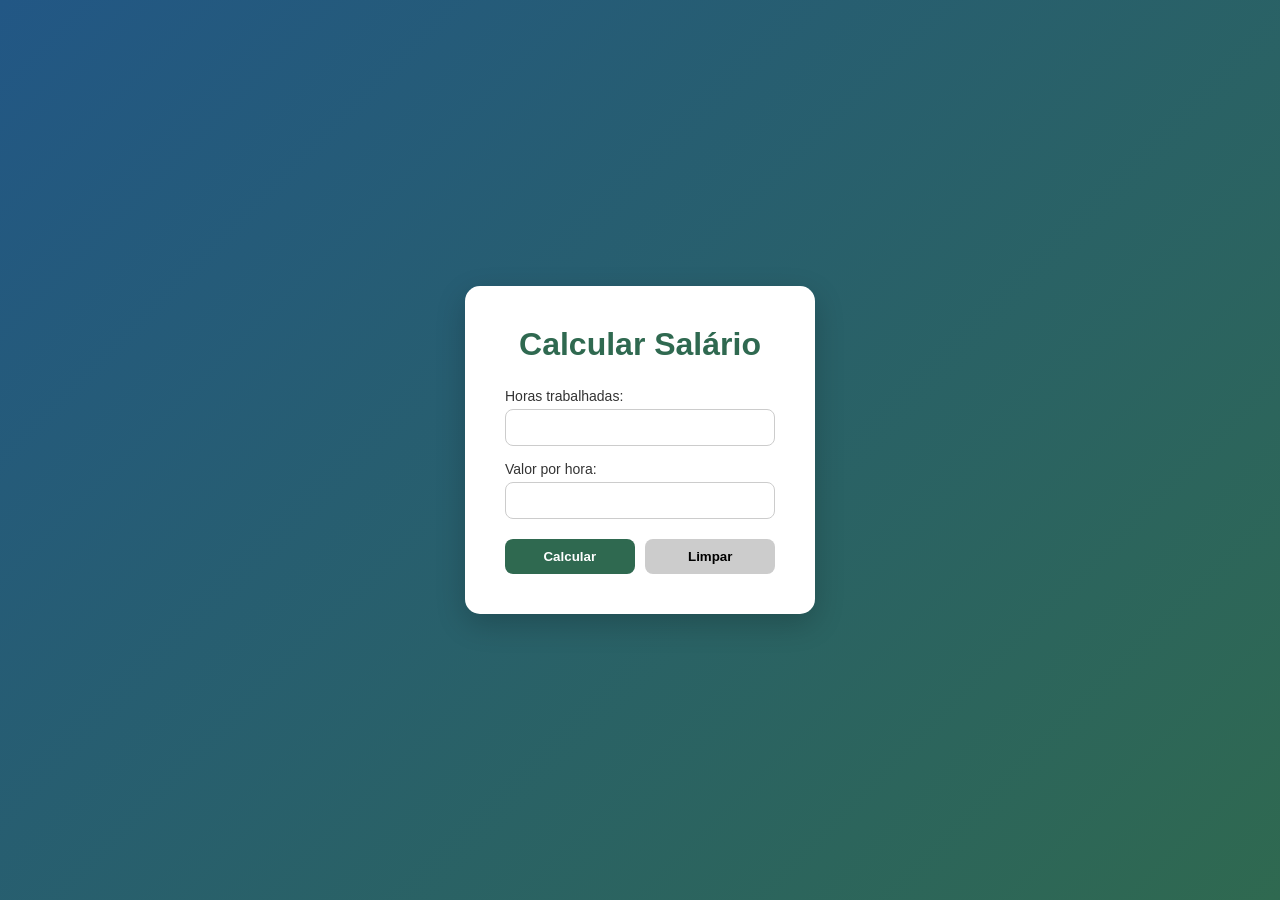
<file: calculo-salario/index.html>
<!DOCTYPE html>
<html lang="pt-br">
<head>
    <meta charset="UTF-8">
    <meta name="viewport" content="width=device-width, initial-scale=1.0">
    <title>Cálculo de Salário</title>

    <link rel="stylesheet" href="style.css">
</head>
<body>

    <div class="container">
        <h1>Calcular Salário</h1>

        <form action="calcularSalario.php" method="post">

            <label>
                Horas trabalhadas:
                <input type="text" name="txthoras" required>
            </label>

            <label>
                Valor por hora:
                <input type="text" name="txtvalor" required>
            </label>

            <div class="buttons">
                <input type="submit" value="Calcular">
                <input type="reset" value="Limpar">
            </div>

        </form>
    </div>

</body>
</html>
</file>
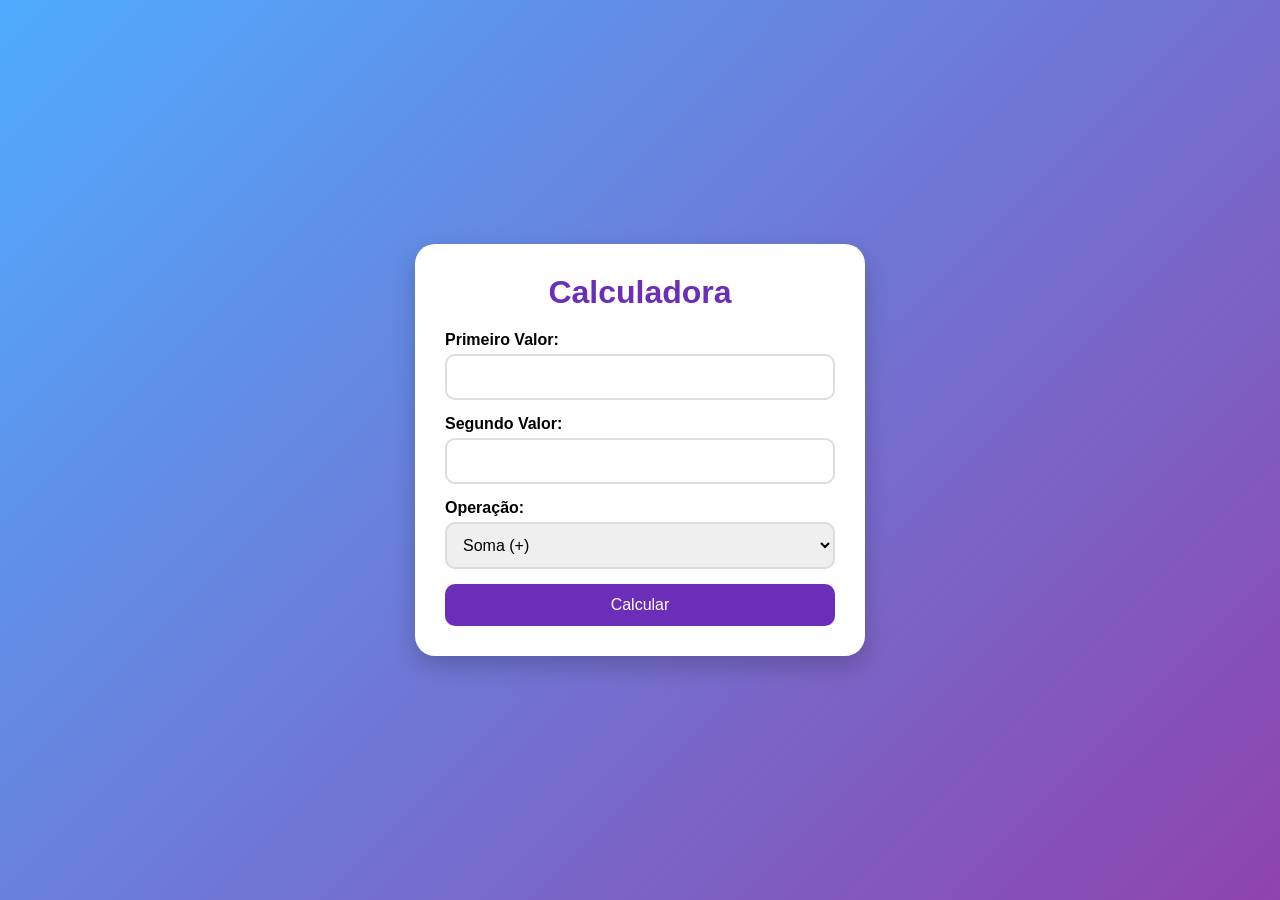
<file: Lista-de-Exercicios/Calculadora/calculadora.html>
<!DOCTYPE html>
<html lang="pt-br">
<head>
<meta charset="UTF-8">
<title>Calculadora</title>
<link rel="stylesheet" href="../Calculadora/style.css">
</head>

<body>

<div class="container">

<h1>Calculadora</h1>

<form action="processar11.php" method="POST">

<label>Primeiro Valor:</label>
<input type="number" step="0.01" name="valor1" required>

<label>Segundo Valor:</label>
<input type="number" step="0.01" name="valor2" required>

<label>Operação:</label>

<select name="operador" required>
    <option value="+">Soma (+)</option>
    <option value="-">Subtração (-)</option>
    <option value="*">Multiplicação (*)</option>
    <option value="/">Divisão (/)</option>
</select>

<button type="submit">
Calcular
</button>

</form>

</div>

</body>
</html>
</file>
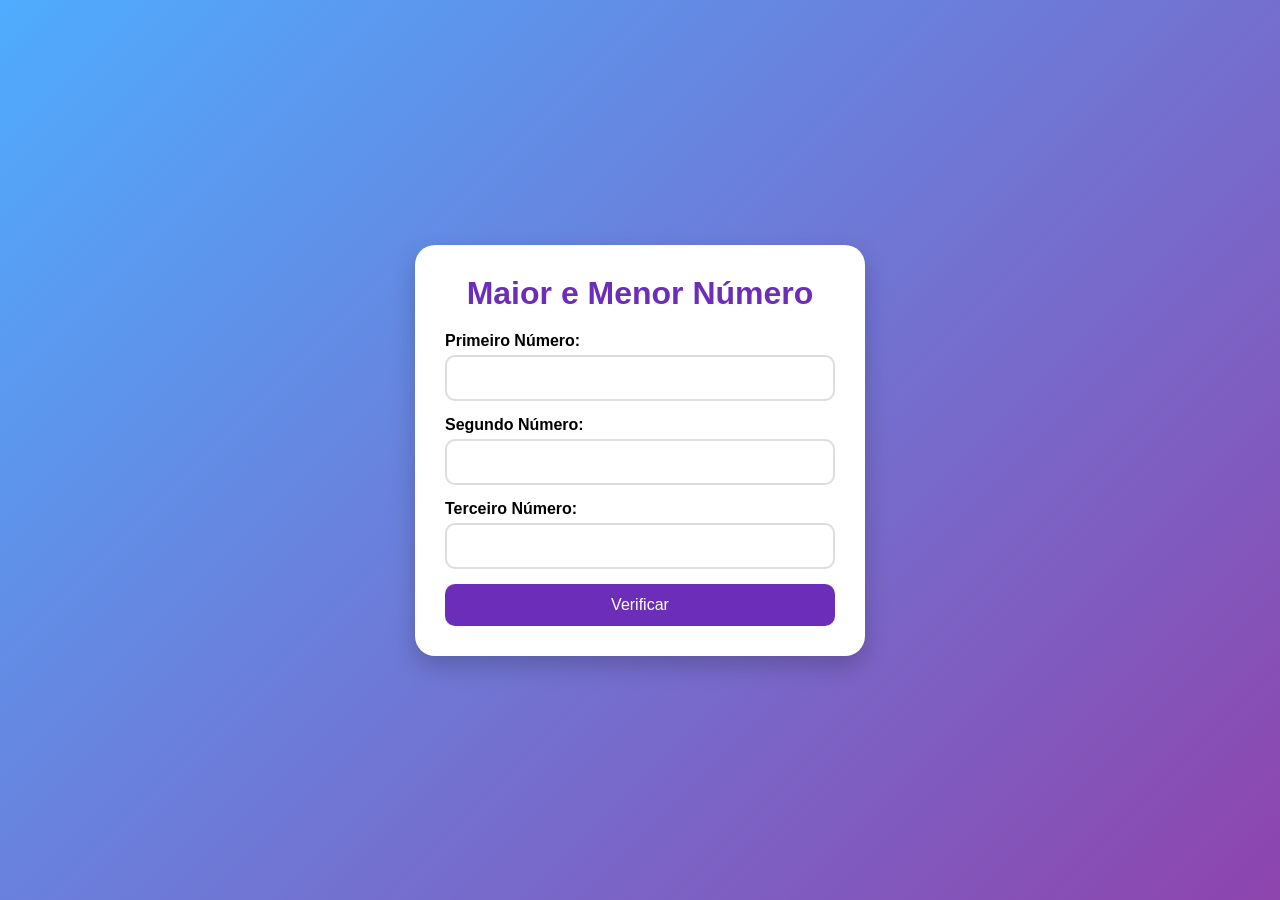
<file: Lista-de-Exercicios/Maior_Menor/maior_menor.html>
<!DOCTYPE html>
<html lang="pt-br">
<head>
<meta charset="UTF-8">
<title>Maior e Menor Número</title>
<link rel="stylesheet" href="../Maior_Menor/style.css">
</head>

<body>

<div class="container">

<h1>Maior e Menor Número</h1>

<form action="processar8.php" method="POST">

<label>Primeiro Número:</label>
<input type="number" name="num1" required>

<label>Segundo Número:</label>
<input type="number" name="num2" required>

<label>Terceiro Número:</label>
<input type="number" name="num3" required>

<button type="submit">
Verificar
</button>

</form>

</div>

</body>
</html>
</file>
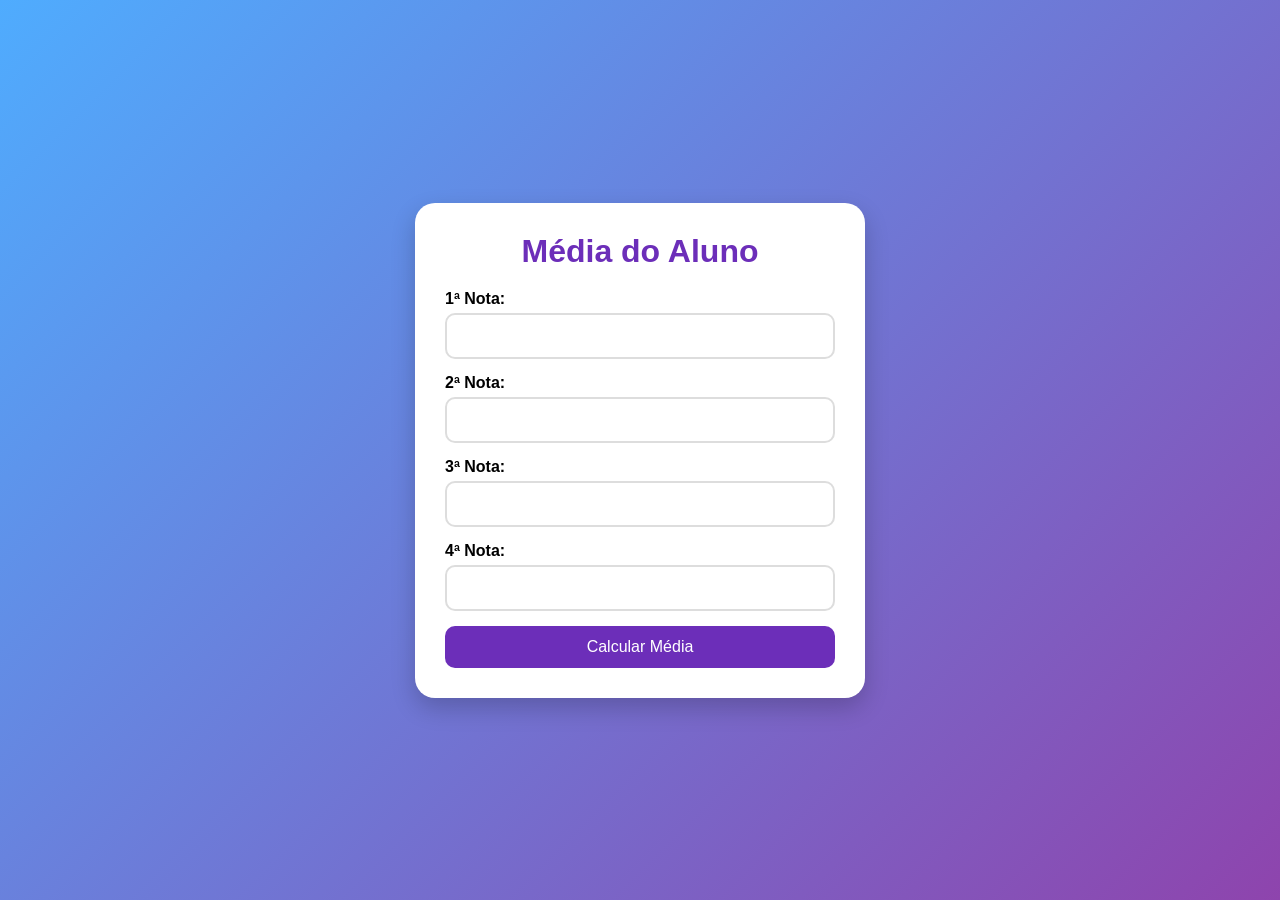
<file: Lista-de-Exercicios/Media_aluno/media.html>
<!DOCTYPE html>
<html lang="pt-br">
<head>
<meta charset="UTF-8">
<title>Média do Aluno</title>
<link rel="stylesheet" href="../Media_aluno/style.css">
</head>

<body>

<div class="container">

<h1>Média do Aluno</h1>

<form action="processar3.php" method="POST">

<label>1ª Nota:</label>
<input type="number" step="0.1" min="1" max="10" name="nota1" required>

<label>2ª Nota:</label>
<input type="number" step="0.1" min="1" max="10" name="nota2" required>

<label>3ª Nota:</label>
<input type="number" step="0.1" min="1" max="10" name="nota3" required>

<label>4ª Nota:</label>
<input type="number" step="0.1" min="1" max="10" name="nota4" required>

<button type="submit">
Calcular Média
</button>

</form>

</div>

</body>
</html>
</file>
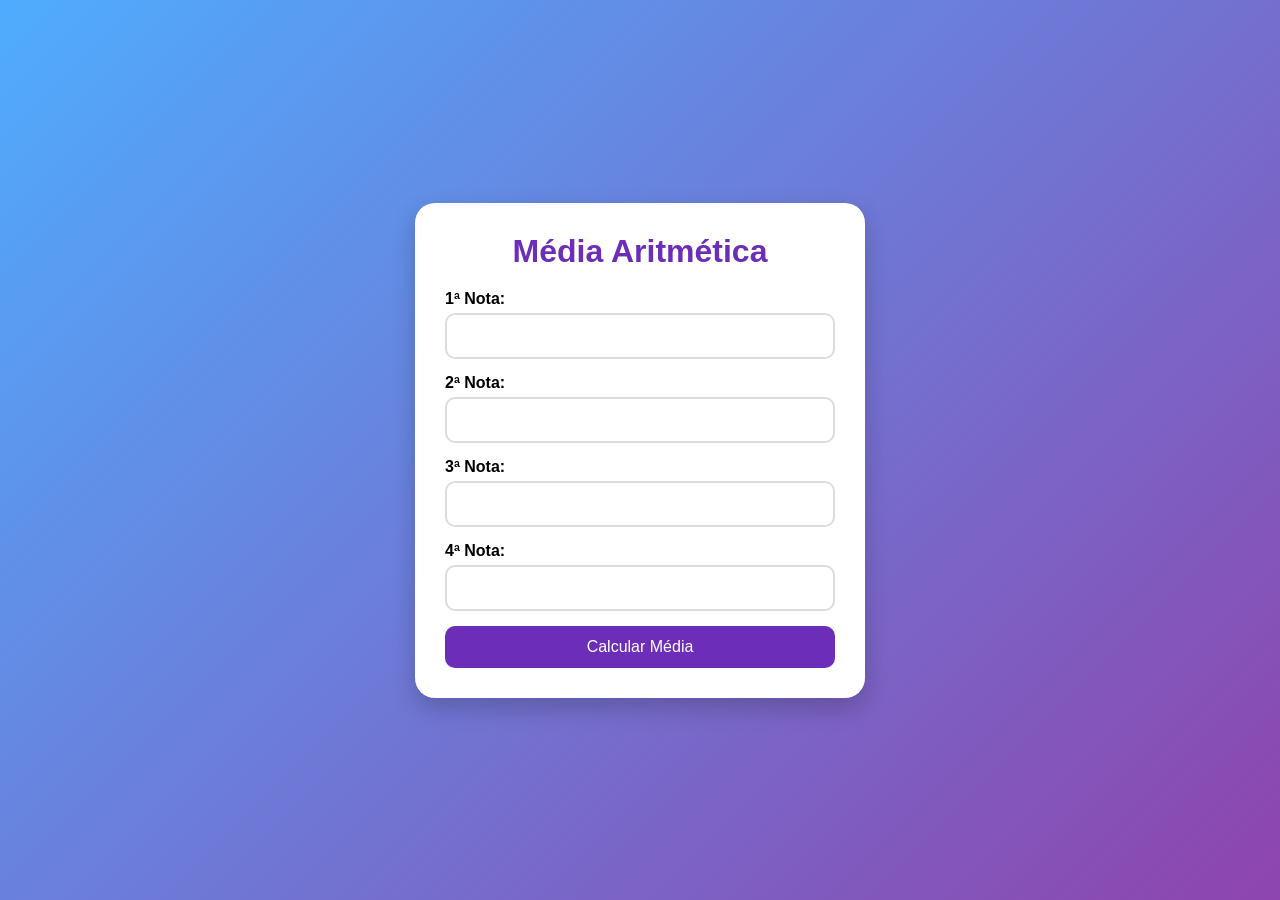
<file: Lista-de-Exercicios/Media_aritimetica/media_aritimetica.html>
<!DOCTYPE html>
<html lang="pt-br">
<head>
<meta charset="UTF-8">
<title>Média Aritmética</title>
<link rel="stylesheet" href="../Media_aritimetica/style.css">
</head>

<body>

<div class="container">

<h1>Média Aritmética</h1>

<form action="processar7.php" method="POST">

<label>1ª Nota:</label>
<input type="number" step="0.1" name="nota1" required>

<label>2ª Nota:</label>
<input type="number" step="0.1" name="nota2" required>

<label>3ª Nota:</label>
<input type="number" step="0.1" name="nota3" required>

<label>4ª Nota:</label>
<input type="number" step="0.1" name="nota4" required>

<button type="submit">
Calcular Média
</button>

</form>

</div>

</body>
</html>
</file>
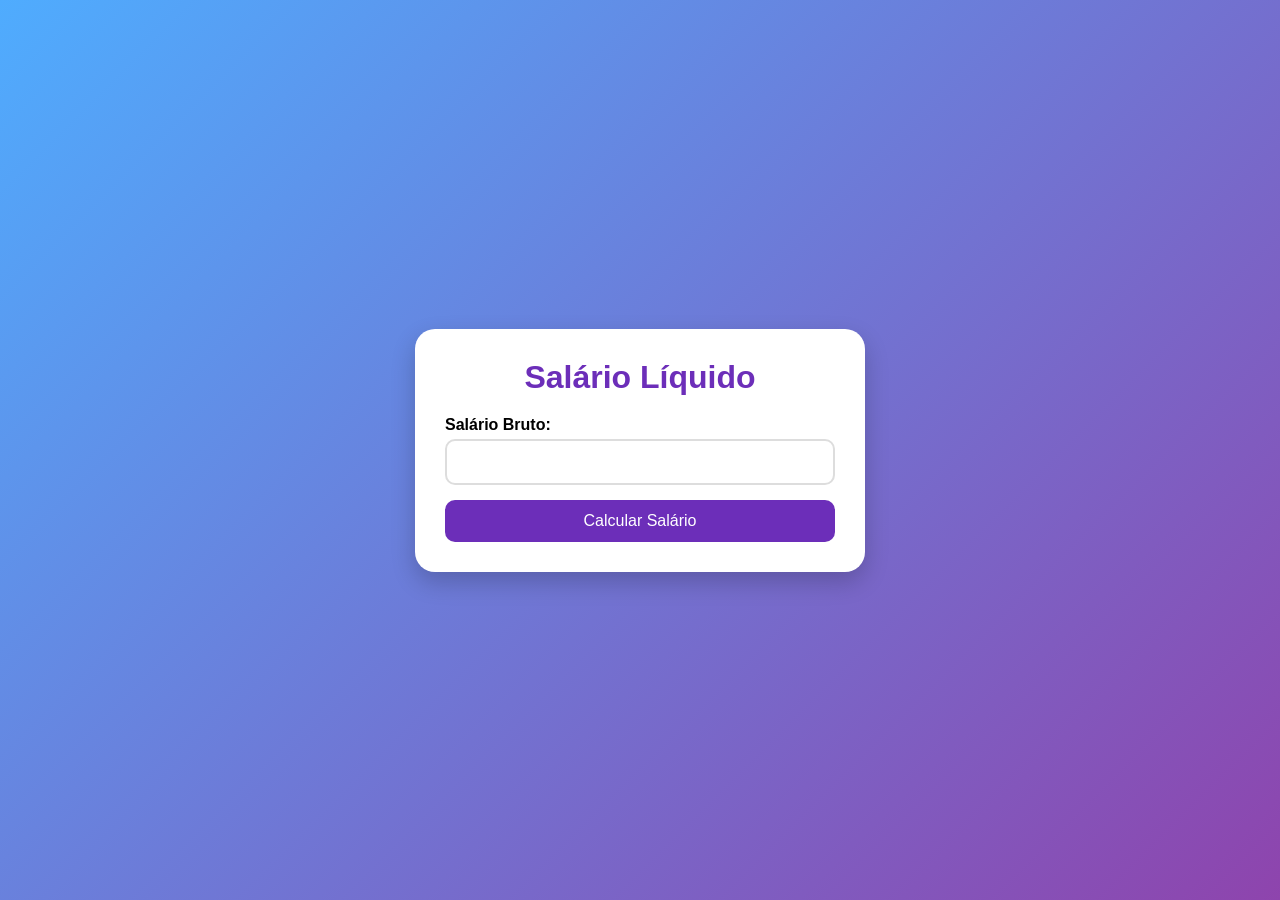
<file: Lista-de-Exercicios/Salario_liquido/salario_liquido.html>
<!DOCTYPE html>
<html lang="pt-br">
<head>
<meta charset="UTF-8">
<title>Salário Líquido</title>
<link rel="stylesheet" href="../Salario_liquido/style.css">
</head>

<body>

<div class="container">

<h1>Salário Líquido</h1>

<form action="processar6.php" method="POST">

<label>Salário Bruto:</label>

<input type="number" step="0.01" name="salario" required>

<button type="submit">
Calcular Salário
</button>

</form>

</div>

</body>
</html>
</file>
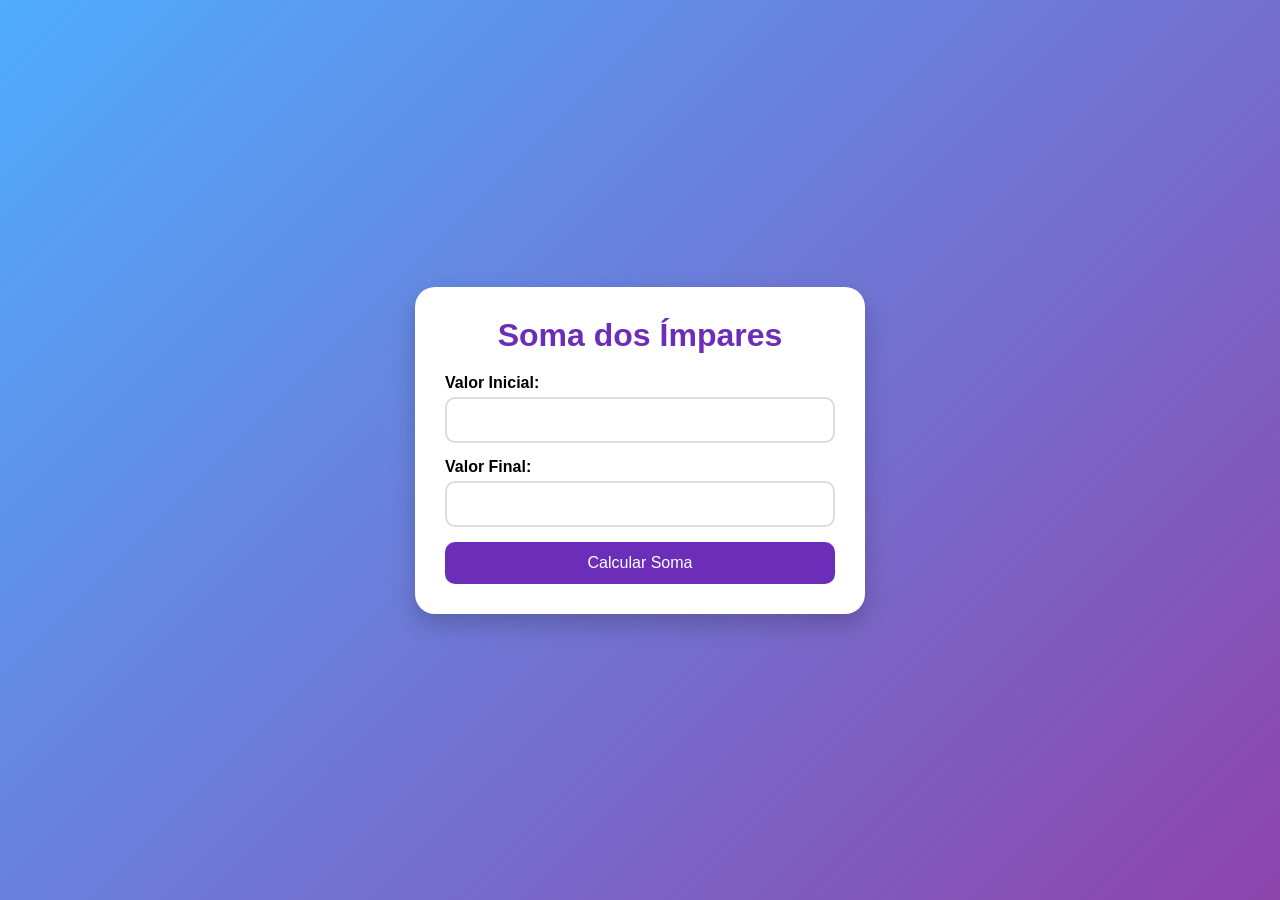
<file: Lista-de-Exercicios/Soma_impares/soma_impares.html>
<!DOCTYPE html>
<html lang="pt-br">
<head>
<meta charset="UTF-8">
<title>Soma dos Ímpares</title>
<link rel="stylesheet" href="../Soma_impares/style.css">
</head>

<body>

<div class="container">

<h1>Soma dos Ímpares</h1>

<form action="processar9.php" method="POST">

<label>Valor Inicial:</label>
<input type="number" name="inicio" required>

<label>Valor Final:</label>
<input type="number" name="fim" required>

<button type="submit">
Calcular Soma
</button>

</form>

</div>

</body>
</html>
</file>
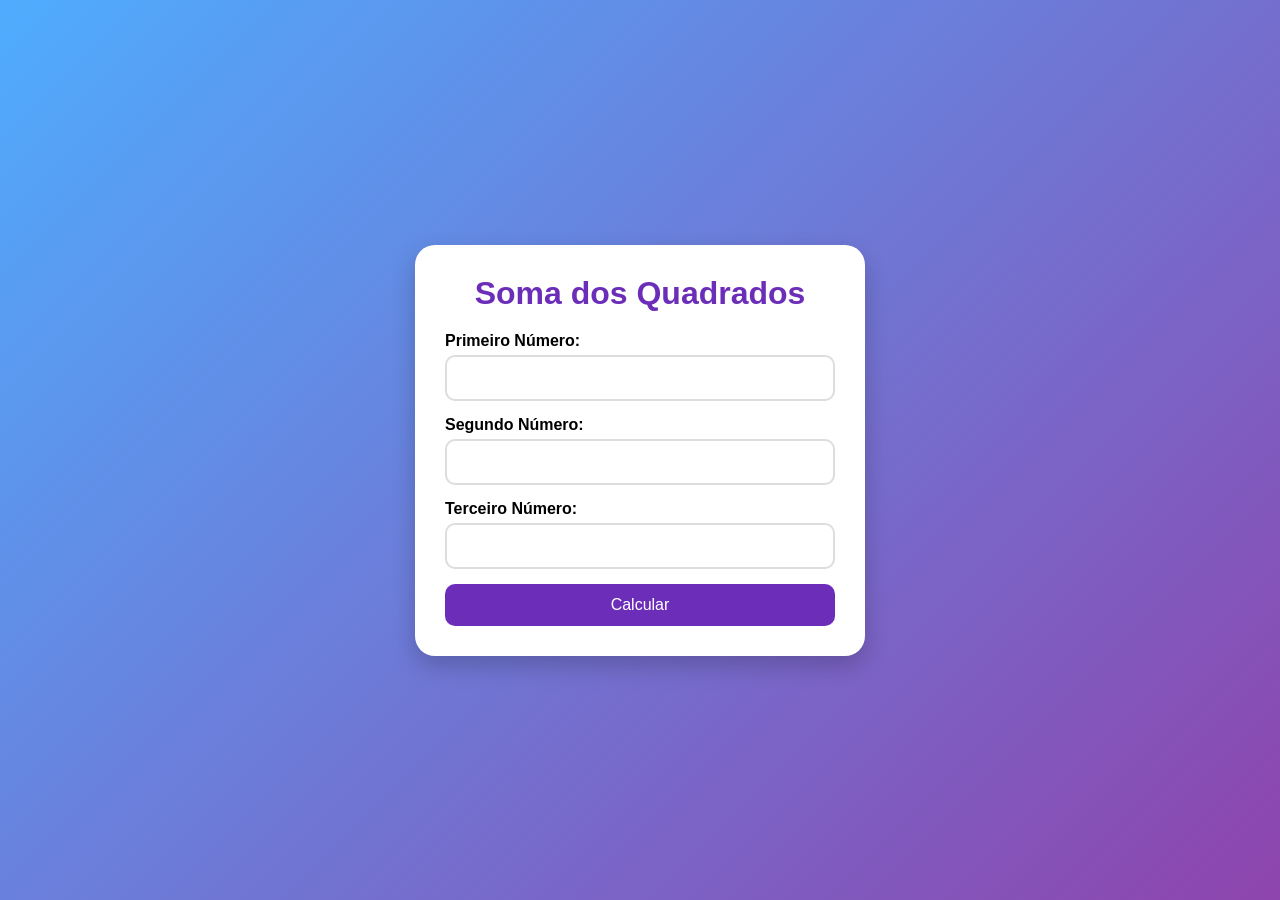
<file: Lista-de-Exercicios/Soma_quadrados/soma_quadrados.html>
<!DOCTYPE html>
<html lang="pt-br">
<head>
<meta charset="UTF-8">
<title>Soma dos Quadrados</title>
<link rel="stylesheet" href="../Soma_quadrados/style.css">
</head>

<body>

<div class="container">

<h1>Soma dos Quadrados</h1>

<form action="processar5.php" method="POST">

<label>Primeiro Número:</label>
<input type="number" name="num1" required>

<label>Segundo Número:</label>
<input type="number" name="num2" required>

<label>Terceiro Número:</label>
<input type="number" name="num3" required>

<button type="submit">
Calcular
</button>

</form>

</div>

</body>
</html>
</file>
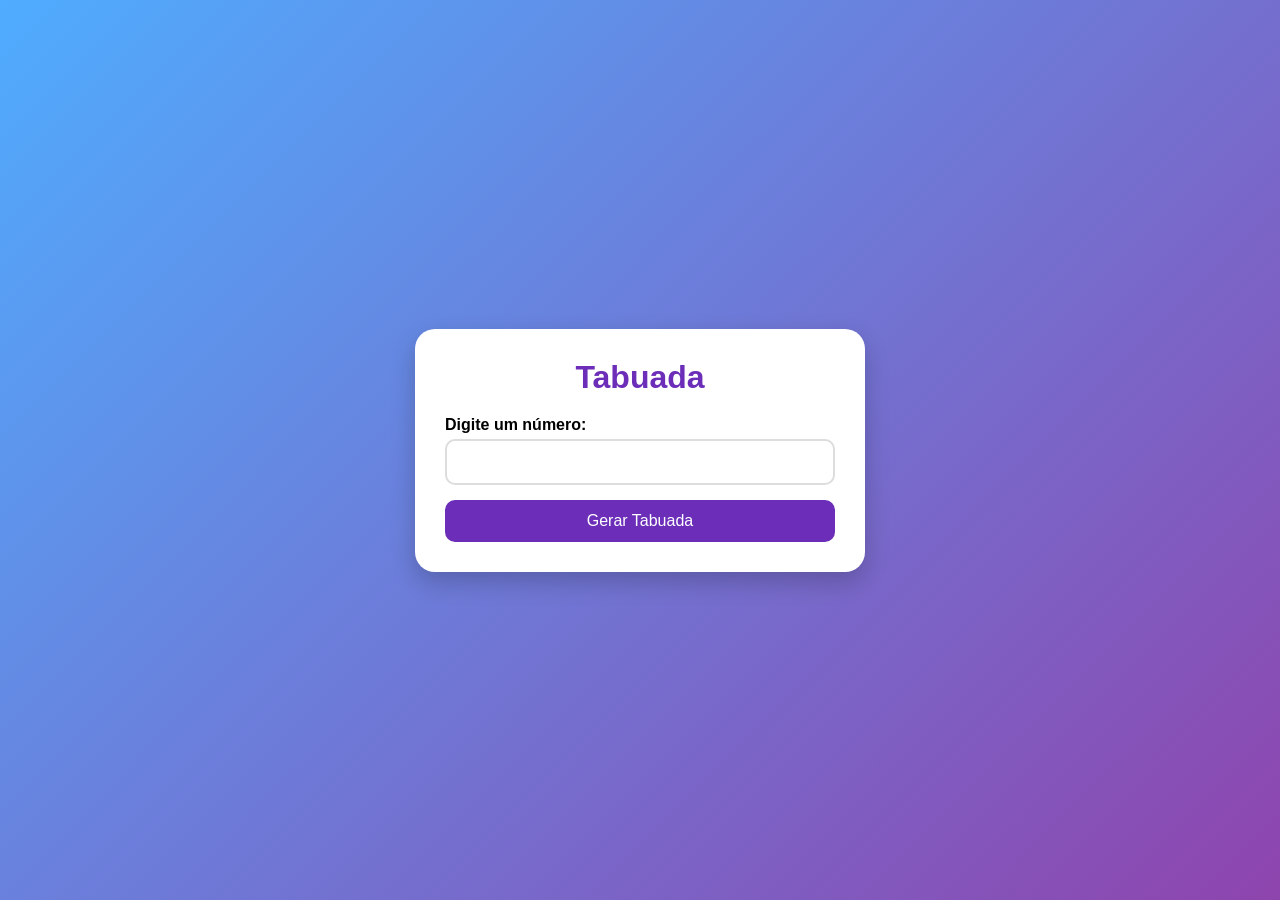
<file: Lista-de-Exercicios/Tabuada/tabuada.html>
<!DOCTYPE html>
<html lang="pt-br">
<head>
<meta charset="UTF-8">
<title>Tabuada</title>
<link rel="stylesheet" href="../Tabuada/style.css">
</head>

<body>

<div class="container">

<h1>Tabuada</h1>

<form action="processar1.php" method="POST">

<label>Digite um número:</label>

<input type="number" name="numero" required>

<button type="submit">
Gerar Tabuada
</button>

</form>

</div>

</body>
</html>
</file>
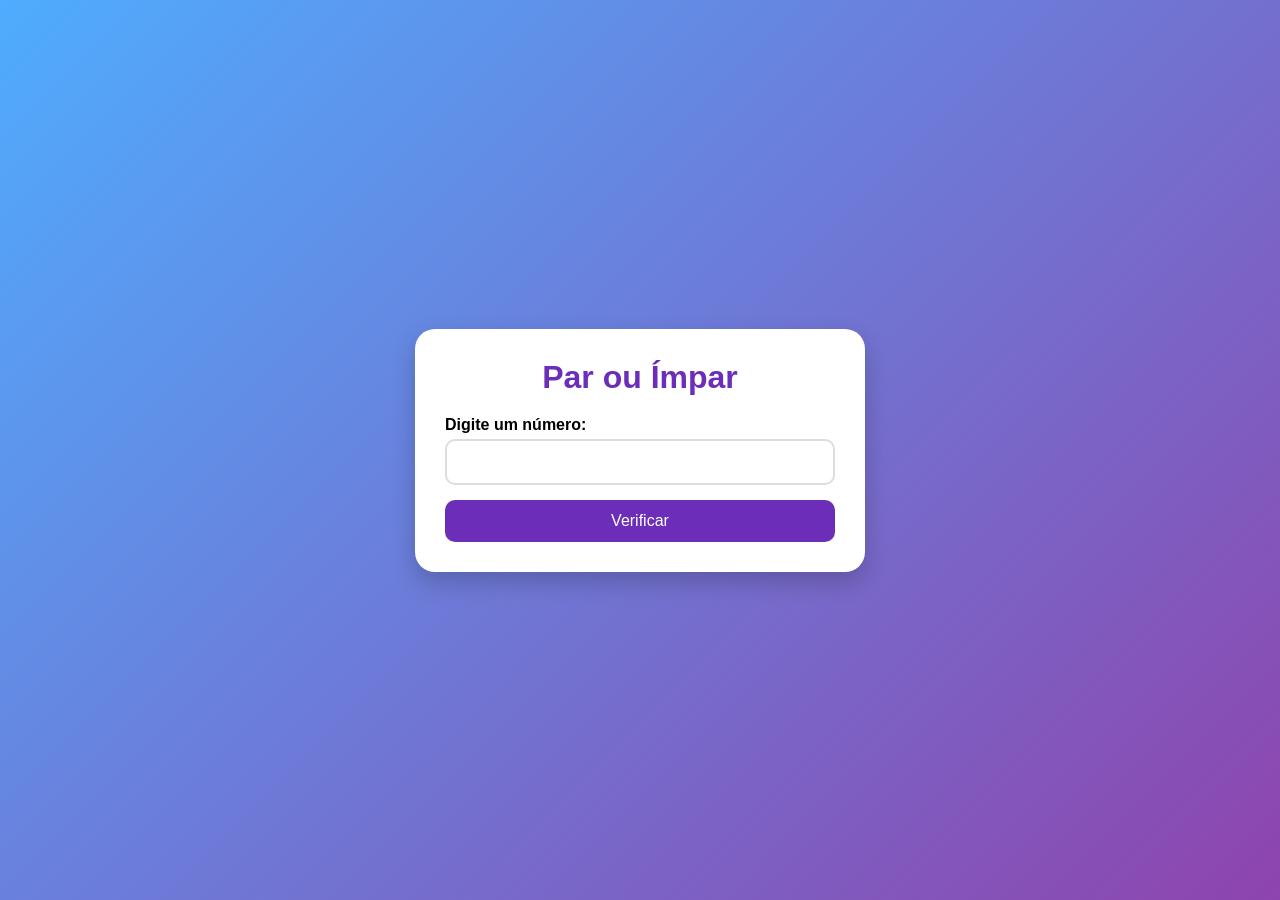
<file: Lista-de-Exercicios/Verificador_par_impar/verificador_par_impar.html>
<!DOCTYPE html>
<html lang="pt-br">
<head>
<meta charset="UTF-8">
<title>Par ou Ímpar</title>
<link rel="stylesheet" href="../Verificador_par_impar/style.css">
</head>

<body>

<div class="container">

<h1>Par ou Ímpar</h1>

<form action="processar10.php" method="POST">

<label>Digite um número:</label>

<input type="number" name="numero" required>

<button type="submit">
Verificar
</button>

</form>

</div>

</body>
</html>
</file>
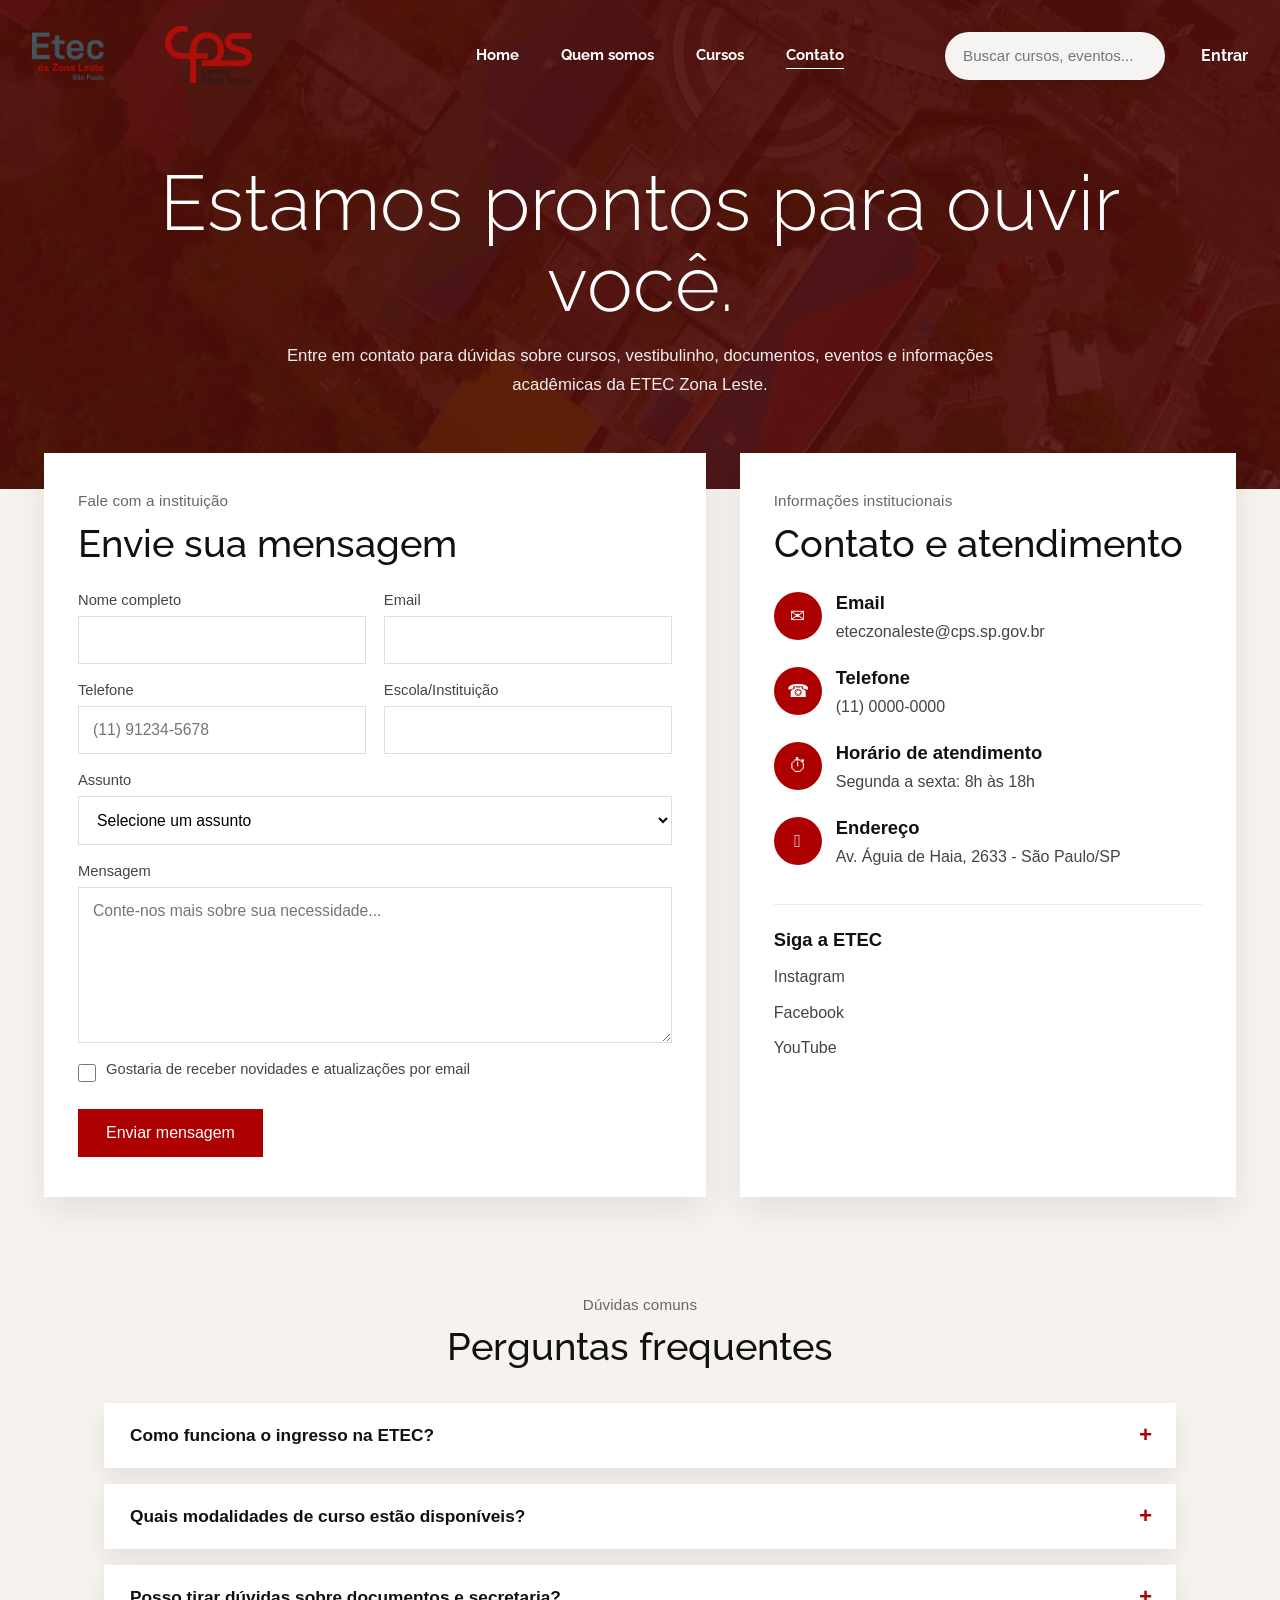
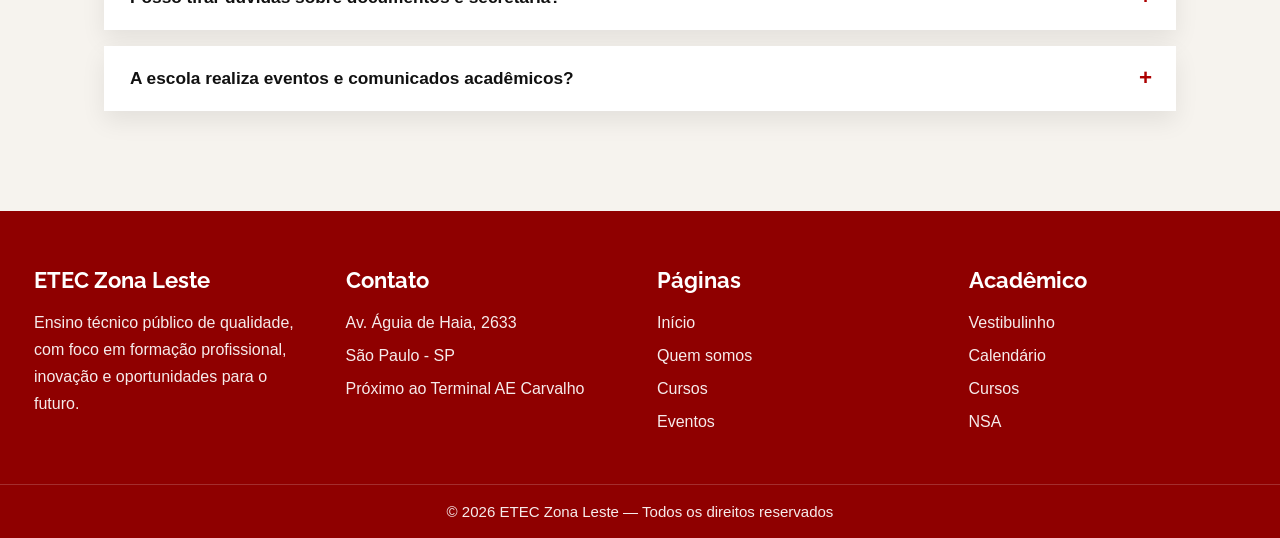
<file: Site-ETEC/Pages/contato.html>
<!DOCTYPE html>
<html lang="pt-BR">
<head>
  <meta charset="UTF-8">
  <meta name="viewport" content="width=device-width, initial-scale=1.0">
  <title>Contato | ETEC Zona Leste</title>

  <link rel="preconnect" href="https://fonts.googleapis.com">
  <link rel="preconnect" href="https://fonts.gstatic.com" crossorigin>
  <link href="https://fonts.googleapis.com/css2?family=Raleway:wght@300;400;500;600;700&display=swap" rel="stylesheet">

  <link rel="stylesheet" href="../CSS/style.css">
</head>
<body>

  <section class="contact-hero">
    <header class="contact-header">
      <div class="contact-logo-wrap">
        <img src="../Imagens/etec_zona_leste logo.png" alt="Logo ETEC Zona Leste e CPS" class="contact-logo">
      </div>

      <nav class="contact-nav">
        <a href="../Pages/index.html">Home</a>
        <a href="../Pages/sobre.html">Quem somos</a>
        <a href="../Pages/cursos.html">Cursos</a>
        <a href="../Pages/contato.html" class="active-link">Contato</a>
      </nav>

      <div class="hero-actions">
        <div class="search-box">
          <input type="text" placeholder="Buscar cursos, eventos...">
        </div>

        <a href="../Pages/login.html" class="login-link">Entrar</a>
      </div>
    </header>

    <div class="contact-hero-content">
      <h1>Estamos prontos para ouvir você.</h1>

      <p class="contact-subtitle">
        Entre em contato para dúvidas sobre cursos, vestibulinho, documentos, eventos e informações acadêmicas da ETEC Zona Leste.
      </p>
    </div>
  </section>

  <section class="contact-main">

    <div class="contact-form-card">

      <div class="card-header">
        <p class="section-kicker">Fale com a instituição</p>
        <h2>Envie sua mensagem</h2>
      </div>

      <form action="../Pages/processar.php" method="POST" class="contact-form">

        <div class="form-grid">

          <div class="form-group">
            <label for="nome">Nome completo</label>
            <input
              type="text"
              id="nome"
              name="nome"
              autocomplete="name"
              required>
          </div>

          <div class="form-group">
            <label for="email">Email</label>
            <input
              type="email"
              id="email"
              name="email"
              autocomplete="email"
              required>
          </div>

          <div class="form-group">
            <label for="telefone">Telefone</label>
            <input
              type="text"
              id="telefone"
              name="telefone"
              autocomplete="tel"
              placeholder="(11) 91234-5678"
              required>
          </div>

          <div class="form-group">
            <label for="instituicao">Escola/Instituição</label>
            <input
              type="text"
              id="instituicao"
              name="instituicao"
              autocomplete="organization"
              required>
          </div>

          <div class="form-group full">
            <label for="assunto">Assunto</label>

            <select
              id="assunto"
              name="assunto"
              required>

              <option value="">Selecione um assunto</option>
              <option value="Cursos">Cursos</option>
              <option value="Vestibulinho">Vestibulinho</option>
              <option value="Eventos">Eventos</option>
              <option value="Documentos">Documentos</option>
              <option value="Secretaria">Secretaria</option>
              <option value="Outros">Outros</option>

            </select>
          </div>

          <div class="form-group full">

            <label for="mensagem">Mensagem</label>

            <textarea
              id="mensagem"
              name="mensagem"
              rows="7"
              maxlength="500"
              placeholder="Conte-nos mais sobre sua necessidade..."
              required></textarea>

          </div>

        </div>

        <div class="checkbox-wrap">

          <input
            type="checkbox"
            id="newsletter"
            name="newsletter">

          <label for="newsletter">
            Gostaria de receber novidades e atualizações por email
          </label>

        </div>

        <button
          type="submit"
          class="send-button">
          Enviar mensagem
        </button>

      </form>

    </div>

    <aside class="contact-info-card">

      <div class="card-header">
        <p class="section-kicker">Informações institucionais</p>
        <h2>Contato e atendimento</h2>
      </div>

      <div class="info-list">

        <div class="info-item">
          <div class="info-icon">✉</div>

          <div>
            <h3>Email</h3>
            <p>eteczonaleste@cps.sp.gov.br</p>
          </div>

        </div>

        <div class="info-item">

          <div class="info-icon">☎</div>

          <div>
            <h3>Telefone</h3>
            <p>(11) 0000-0000</p>
          </div>

        </div>

        <div class="info-item">

          <div class="info-icon">⏱︎</div>

          <div>
            <h3>Horário de atendimento</h3>
            <p>Segunda a sexta: 8h às 18h</p>
          </div>

        </div>

        <div class="info-item">

          <div class="info-icon">𖡡</div>

          <div>
            <h3>Endereço</h3>
            <p>Av. Águia de Haia, 2633 - São Paulo/SP</p>
          </div>

        </div>

      </div>

      <div class="social-box">
        <h3>Siga a ETEC</h3>

        <a href="https://www.instagram.com/eteczonalesteoficial/">Instagram</a>
        <a href="#">Facebook</a>
        <a href="#">YouTube</a>

      </div>

    </aside>

  </section>

    <section class="faq-section">
    <div class="faq-header">
      <p class="section-kicker center">Dúvidas comuns</p>
      <h2>Perguntas frequentes</h2>
    </div>

    <div class="faq-list">

      <div class="faq-item">
        <button class="faq-question">
          Como funciona o ingresso na ETEC?
        </button>

        <div class="faq-answer">
          <p>
            O ingresso ocorre principalmente por meio do Vestibulinho,
            conforme os editais e calendários divulgados oficialmente.
          </p>
        </div>
      </div>

      <div class="faq-item">
        <button class="faq-question">
          Quais modalidades de curso estão disponíveis?
        </button>

        <div class="faq-answer">
          <p>
            A unidade oferece cursos técnicos modulares, Ensino Médio
            Integrado e modalidades articuladas como AMS.
          </p>
        </div>
      </div>

      <div class="faq-item">
        <button class="faq-question">
          Posso tirar dúvidas sobre documentos e secretaria?
        </button>

        <div class="faq-answer">
          <p>
            Sim. O formulário pode ser usado para contato sobre documentos,
            matrícula, rematrícula e orientações administrativas.
          </p>
        </div>
      </div>

      <div class="faq-item">
        <button class="faq-question">
          A escola realiza eventos e comunicados acadêmicos?
        </button>

        <div class="faq-answer">
          <p>
            Sim. A ETEC divulga atividades institucionais, projetos,
            cronogramas e comunicados por meio de seus canais oficiais.
          </p>
        </div>
      </div>

    </div>
  </section>

  <footer class="contact-footer">

    <div class="footer-container">

      <div class="footer-col">
        <h3>ETEC Zona Leste</h3>

        <p>
          Ensino técnico público de qualidade, com foco em formação
          profissional, inovação e oportunidades para o futuro.
        </p>
      </div>

      <div class="footer-col">

        <h3>Contato</h3>

        <p>Av. Águia de Haia, 2633</p>
        <p>São Paulo - SP</p>
        <p>Próximo ao Terminal AE Carvalho</p>

      </div>

      <div class="footer-col">

        <h3>Páginas</h3>

        <a href="../Pages/index.html">Início</a>
        <a href="../Pages/sobre.html">Quem somos</a>
        <a href="../Pages/cursos.html">Cursos</a>
        <a href="../Pages/eventos.html">Eventos</a>

      </div>

      <div class="footer-col">

        <h3>Acadêmico</h3>

        <a href="../Pages/cursos.html">Vestibulinho</a>
        <a href="../Pages/eventos.html">Calendário</a>
        <a href="../Pages/cursos.html">Cursos</a>
        <a href="../Pages/sobre.html">NSA</a>

      </div>

    </div>

    <div class="footer-bottom">
      <p>© 2026 ETEC Zona Leste — Todos os direitos reservados</p>
    </div>

  </footer>

  <script src="../JS/script.js"></script>

</body>
</html>
</file>
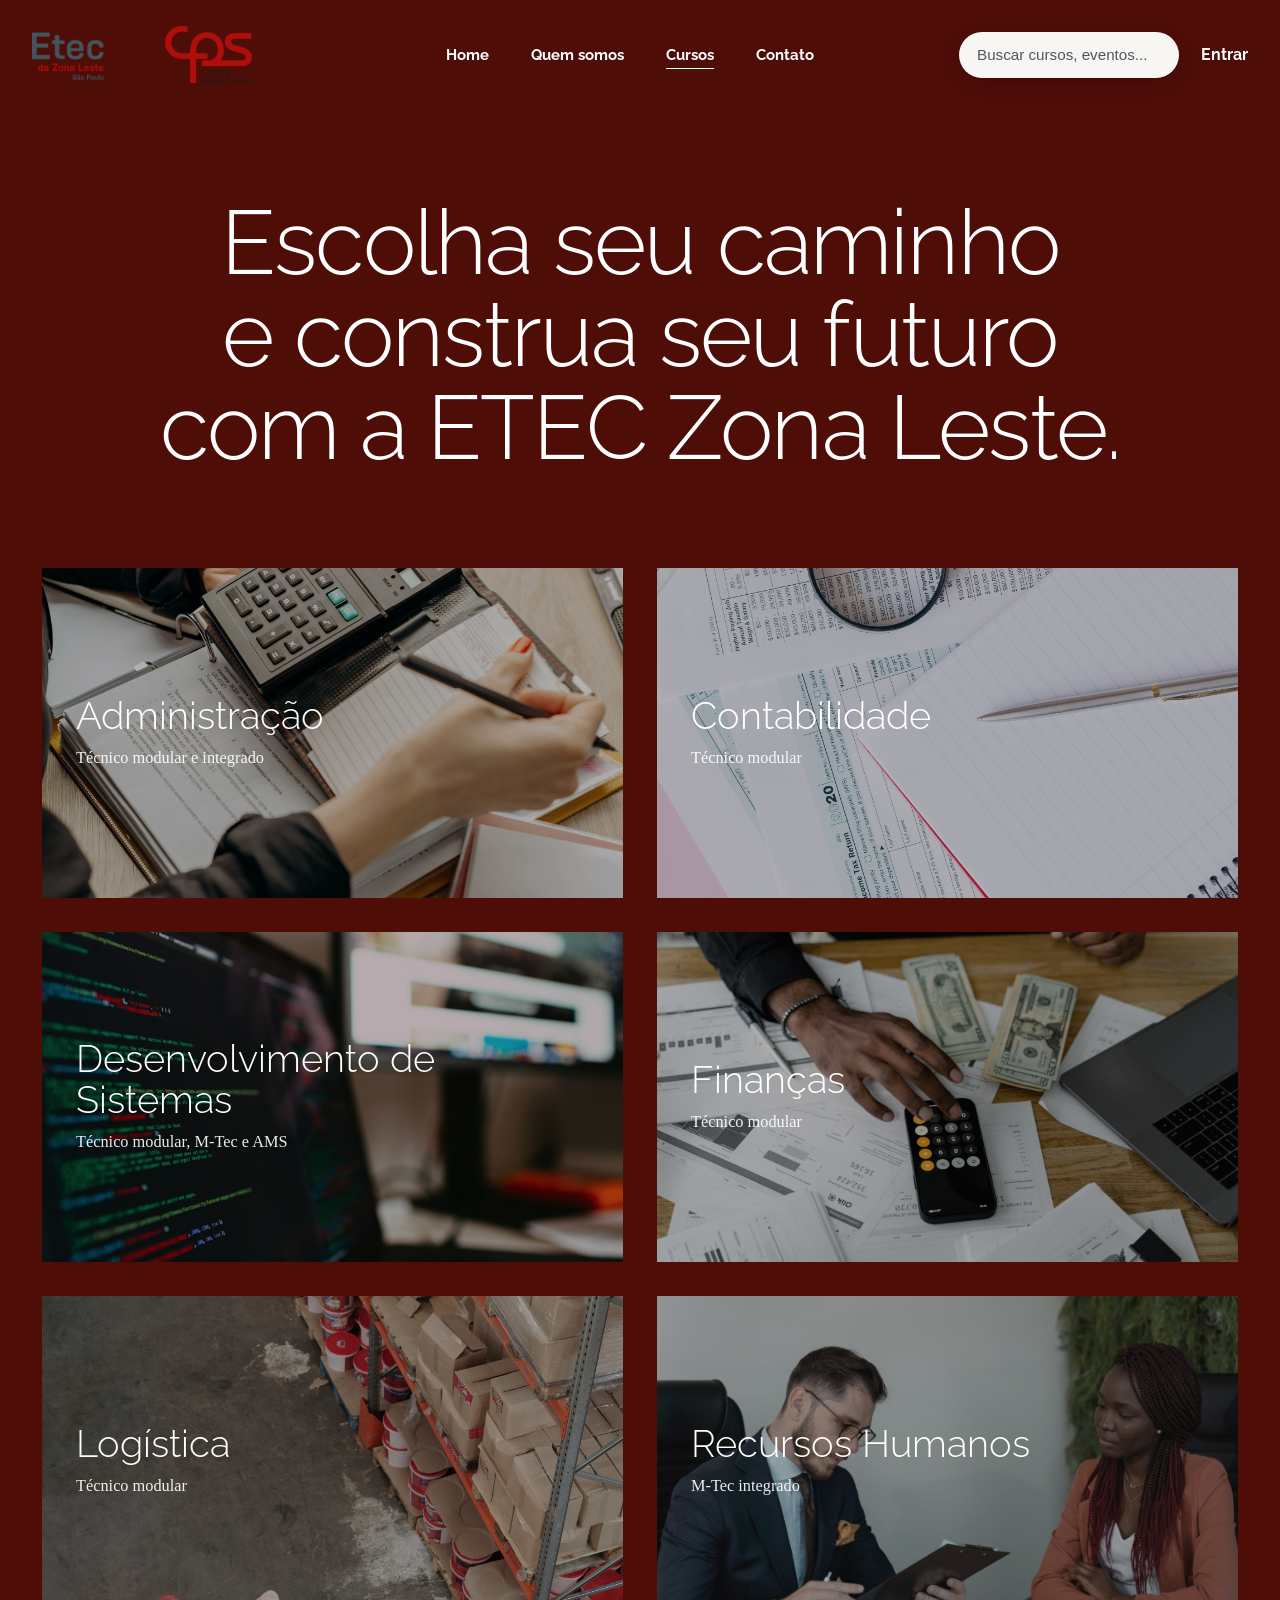
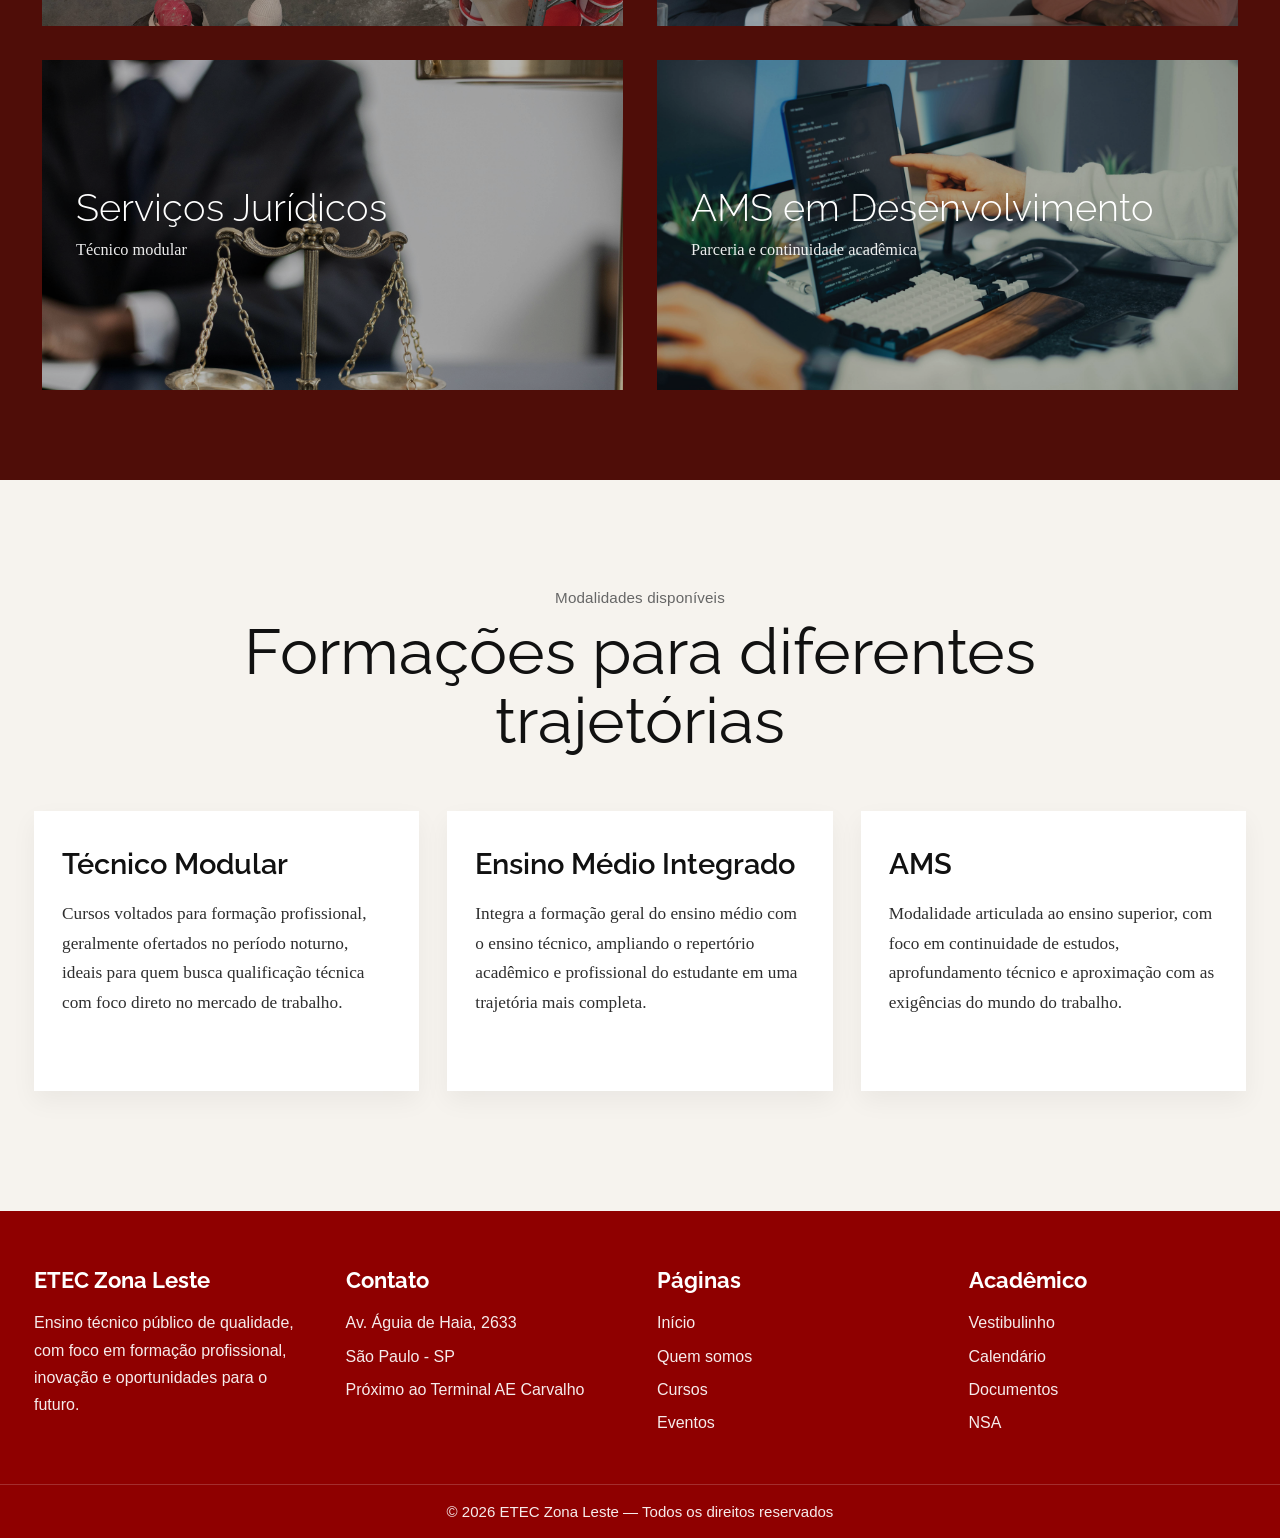
<file: Site-ETEC/Pages/cursos.html>
<!DOCTYPE html>
<html lang="pt-BR">
<head>
  <meta charset="UTF-8" />
  <meta name="viewport" content="width=device-width, initial-scale=1.0" />
  <title>Cursos | ETEC Zona Leste</title>

  <link rel="preconnect" href="https://fonts.googleapis.com">
  <link rel="preconnect" href="https://fonts.gstatic.com" crossorigin>
  <link href="https://fonts.googleapis.com/css2?family=Raleway:wght@300;400;500;600;700&display=swap" rel="stylesheet">

  <link rel="stylesheet" href="../CSS/style.css" />
</head>
<body>

  <section class="courses-hero">
    <header class="courses-header">

      <div class="courses-logo-wrap">
        <img src="../Imagens/etec_zona_leste logo.png" alt="Logo ETEC Zona Leste e CPS" class="courses-logo">
      </div>

      <nav class="courses-nav">
        <a href="../Pages/index.html">Home</a>
        <a href="../Pages/sobre.html">Quem somos</a>
        <a href="../Pages/cursos.html" class="active-link">Cursos</a>
        <a href="../Pages/contato.html">Contato</a>
      </nav>

      <div class="courses-actions">
        <div class="search-box">
          <input type="text" placeholder="Buscar cursos, eventos..." />
        </div>

        <a href="../Pages/login.html" class="login-link">Entrar</a>
      </div>

      <button class="menu-toggle" aria-label="Abrir menu">
        <span></span>
        <span></span>
        <span></span>
      </button>
    </header>

    <div class="courses-hero-content">
      <h1>
        Escolha seu caminho<br>
        e construa seu futuro<br>
        com a ETEC Zona Leste.
      </h1>


    </div>
  </section>

  <section class="courses-grid-section">
    <div class="courses-grid">

      <article class="course-card reveal">
        <img src="../Imagens/administração.jpg" alt="Curso de Administração">
        <div class="course-overlay">
          <h2>Administração</h2>
          <p>Técnico modular e integrado</p>
        </div>
      </article>

      <article class="course-card reveal">
        <img src="../Imagens/contabilidade.jpg" alt="Curso de Contabilidade">
        <div class="course-overlay">
          <h2>Contabilidade</h2>
          <p>Técnico modular</p>
        </div>
      </article>

      <article class="course-card reveal">
        <img src="../Imagens/desenvolvimento de sistemas.jpg" alt="Curso de Desenvolvimento de Sistemas">
        <div class="course-overlay">
          <h2>Desenvolvimento de Sistemas</h2>
          <p>Técnico modular, M-Tec e AMS</p>
        </div>
      </article>

      <article class="course-card reveal">
        <img src="../Imagens/finanças.jpg" alt="Curso de Finanças">
        <div class="course-overlay">
          <h2>Finanças</h2>
          <p>Técnico modular</p>
        </div>
      </article>

      <article class="course-card reveal">
        <img src="../Imagens/logistica.jpg" alt="Curso de Logística">
        <div class="course-overlay">
          <h2>Logística</h2>
          <p>Técnico modular</p>
        </div>
      </article>

      <article class="course-card reveal">
        <img src="../Imagens/recursos humanos.jpg" alt="Curso de Recursos Humanos">
        <div class="course-overlay">
          <h2>Recursos Humanos</h2>
          <p>M-Tec integrado</p>
        </div>
      </article>

      <article class="course-card reveal">
        <img src="../Imagens/serviços juridicos.jpg" alt="Curso de Serviços Jurídicos">
        <div class="course-overlay">
          <h2>Serviços Jurídicos</h2>
          <p>Técnico modular</p>
        </div>
      </article>

      <article class="course-card reveal">
        <img src="../Imagens/ds ams.jpg" alt="AMS em Desenvolvimento de Sistemas">
        <div class="course-overlay">
          <h2>AMS em Desenvolvimento</h2>
          <p>Parceria e continuidade acadêmica</p>
        </div>
      </article>

    </div>
  </section>

  <section class="courses-info-section">
    <div class="courses-info-header">
      <p class="section-kicker">Modalidades disponíveis</p>
      <h2>Formações para diferentes trajetórias</h2>
    </div>

    <div class="courses-info-grid">
      <div class="info-box reveal">
        <h3>Técnico Modular</h3>
        <p>
          Cursos voltados para formação profissional, geralmente ofertados no período noturno,
          ideais para quem busca qualificação técnica com foco direto no mercado de trabalho.
        </p>
      </div>

      <div class="info-box reveal">
        <h3>Ensino Médio Integrado</h3>
        <p>
          Integra a formação geral do ensino médio com o ensino técnico, ampliando o repertório
          acadêmico e profissional do estudante em uma trajetória mais completa.
        </p>
      </div>

      <div class="info-box reveal">
        <h3>AMS</h3>
        <p>
          Modalidade articulada ao ensino superior, com foco em continuidade de estudos,
          aprofundamento técnico e aproximação com as exigências do mundo do trabalho.
        </p>
      </div>
    </div>
  </section>

  <footer class="courses-footer">
    <div class="footer-container">
      <div class="footer-col">
        <h3>ETEC Zona Leste</h3>
        <p>
          Ensino técnico público de qualidade, com foco em formação profissional, inovação
          e oportunidades para o futuro.
        </p>
      </div>

      <div class="footer-col">
        <h3>Contato</h3>
        <p>Av. Águia de Haia, 2633</p>
        <p>São Paulo - SP</p>
        <p>Próximo ao Terminal AE Carvalho</p>
      </div>

      <div class="footer-col">
        <h3>Páginas</h3>
        <a href="../Pages/index.html">Início</a>
        <a href="../Pages/sobre.html">Quem somos</a>
        <a href="../Pages/cursos.html">Cursos</a>
        <a href="../Pages/eventos.html">Eventos</a>
      </div>

      <div class="footer-col">
        <h3>Acadêmico</h3>
        <a href="#">Vestibulinho</a>
        <a href="../Pages/eventos.html">Calendário</a>
        <a href="#">Documentos</a>
        <a href="#">NSA</a>
      </div>
    </div>

    <div class="footer-bottom">
      <p>© 2026 ETEC Zona Leste — Todos os direitos reservados</p>
    </div>
  </footer>

  <script src="../JS/script.js"></script>
</body>
</html>
</file>
<file: calculo-salario/style.css>
/* Reset */
* {
    margin: 0;
    padding: 0;
    box-sizing: border-box;
    font-family: 'Segoe UI', sans-serif;
}

/* Fundo */
body {
    height: 100vh;
    background: linear-gradient(135deg, #225785, #2F6950);
    display: flex;
    align-items: center;
    justify-content: center;
}

/* Card */
.container {
    background: #ffffff;
    padding: 40px;
    border-radius: 15px;
    width: 350px;
    text-align: center;
    box-shadow: 0 10px 30px rgba(0,0,0,0.2);
}

/* Título */
h1 {
    color: #2F6950;
    margin-bottom: 25px;
}

/* Labels */
label {
    display: block;
    text-align: left;
    margin-bottom: 15px;
    font-size: 14px;
    color: #333;
}

/* Inputs */
input[type="text"] {
    width: 100%;
    padding: 10px;
    margin-top: 5px;
    border-radius: 8px;
    border: 1px solid #ccc;
    outline: none;
    transition: 0.3s;
}

input[type="text"]:focus {
    border-color: #2F6950;
}

/* Botões */
.buttons {
    display: flex;
    justify-content: space-between;
    margin-top: 20px;
}

input[type="submit"],
input[type="reset"] {
    width: 48%;
    padding: 10px;
    border: none;
    border-radius: 8px;
    cursor: pointer;
    font-weight: bold;
}

input[type="submit"] {
    background: #2F6950;
    color: white;
}

input[type="submit"]:hover {
    background: #225785;
}

input[type="reset"] {
    background: #ccc;
}

input[type="reset"]:hover {
    background: #999;
}

/* RESULTADO */
.resultado {
    background: #ffffff;
    padding: 40px;
    border-radius: 15px;
    text-align: center;
    box-shadow: 0 10px 30px rgba(0,0,0,0.2);
}

.resultado p {
    font-size: 20px;
    margin-bottom: 20px;
    color: #333;
}

.resultado strong {
    color: #225785;
    font-size: 24px;
}

.btn-voltar {
    display: inline-block;
    text-decoration: none;
    background: #2F6950;
    color: white;
    padding: 10px 20px;
    border-radius: 8px;
    transition: 0.3s;
}

.btn-voltar:hover {
    background: #225785;
}
</file>
<file: Lista-de-Exercicios/Calculadora/style.css>
*{
    margin:0;
    padding:0;
    box-sizing:border-box;
    font-family: Arial, Helvetica, sans-serif;
}

body{
    min-height:100vh;
    display:flex;
    justify-content:center;
    align-items:center;
    background:linear-gradient(135deg,#4facfe,#8e44ad);
    padding:20px;
}

.container{
    width:450px;
    background:white;
    padding:30px;
    border-radius:20px;
    box-shadow:0 10px 25px rgba(0,0,0,0.2);
}

h1{
    text-align:center;
    color:#6c2eb9;
    margin-bottom:20px;
}

label{
    display:block;
    margin-bottom:5px;
    font-weight:bold;
}

input,
select{
    width:100%;
    padding:12px;
    margin-bottom:15px;
    border:2px solid #ddd;
    border-radius:10px;
    font-size:16px;
}

button{
    width:100%;
    padding:12px;
    border:none;
    border-radius:10px;
    background:#6c2eb9;
    color:white;
    font-size:16px;
    cursor:pointer;
    transition:0.3s;
}

button:hover{
    background:#4b1f80;
}

.resultado{
    margin-top:20px;
    padding:15px;
    border-radius:10px;
    background:#f4f4f4;
    text-align:center;
    line-height:1.8;
}
</file>
<file: Lista-de-Exercicios/Maior_Menor/style.css>
*{
    margin:0;
    padding:0;
    box-sizing:border-box;
    font-family: Arial, Helvetica, sans-serif;
}

body{
    min-height:100vh;
    display:flex;
    justify-content:center;
    align-items:center;
    background:linear-gradient(135deg,#4facfe,#8e44ad);
    padding:20px;
}

.container{
    width:450px;
    background:white;
    padding:30px;
    border-radius:20px;
    box-shadow:0 10px 25px rgba(0,0,0,0.2);
}

h1{
    text-align:center;
    color:#6c2eb9;
    margin-bottom:20px;
}

label{
    display:block;
    margin-bottom:5px;
    font-weight:bold;
}

input,
select{
    width:100%;
    padding:12px;
    margin-bottom:15px;
    border:2px solid #ddd;
    border-radius:10px;
    font-size:16px;
}

button{
    width:100%;
    padding:12px;
    border:none;
    border-radius:10px;
    background:#6c2eb9;
    color:white;
    font-size:16px;
    cursor:pointer;
    transition:0.3s;
}

button:hover{
    background:#4b1f80;
}

.resultado{
    margin-top:20px;
    padding:15px;
    border-radius:10px;
    background:#f4f4f4;
    text-align:center;
    line-height:1.8;
}
</file>
<file: Lista-de-Exercicios/Media_aluno/style.css>
*{
    margin:0;
    padding:0;
    box-sizing:border-box;
    font-family: Arial, Helvetica, sans-serif;
}

body{
    min-height:100vh;
    display:flex;
    justify-content:center;
    align-items:center;
    background:linear-gradient(135deg,#4facfe,#8e44ad);
    padding:20px;
}

.container{
    width:450px;
    background:white;
    padding:30px;
    border-radius:20px;
    box-shadow:0 10px 25px rgba(0,0,0,0.2);
}

h1{
    text-align:center;
    color:#6c2eb9;
    margin-bottom:20px;
}

label{
    display:block;
    margin-bottom:5px;
    font-weight:bold;
}

input,
select{
    width:100%;
    padding:12px;
    margin-bottom:15px;
    border:2px solid #ddd;
    border-radius:10px;
    font-size:16px;
}

button{
    width:100%;
    padding:12px;
    border:none;
    border-radius:10px;
    background:#6c2eb9;
    color:white;
    font-size:16px;
    cursor:pointer;
    transition:0.3s;
}

button:hover{
    background:#4b1f80;
}

.resultado{
    margin-top:20px;
    padding:15px;
    border-radius:10px;
    background:#f4f4f4;
    text-align:center;
    line-height:1.8;
}
</file>
<file: Lista-de-Exercicios/Media_aritimetica/style.css>
*{
    margin:0;
    padding:0;
    box-sizing:border-box;
    font-family: Arial, Helvetica, sans-serif;
}

body{
    min-height:100vh;
    display:flex;
    justify-content:center;
    align-items:center;
    background:linear-gradient(135deg,#4facfe,#8e44ad);
    padding:20px;
}

.container{
    width:450px;
    background:white;
    padding:30px;
    border-radius:20px;
    box-shadow:0 10px 25px rgba(0,0,0,0.2);
}

h1{
    text-align:center;
    color:#6c2eb9;
    margin-bottom:20px;
}

label{
    display:block;
    margin-bottom:5px;
    font-weight:bold;
}

input,
select{
    width:100%;
    padding:12px;
    margin-bottom:15px;
    border:2px solid #ddd;
    border-radius:10px;
    font-size:16px;
}

button{
    width:100%;
    padding:12px;
    border:none;
    border-radius:10px;
    background:#6c2eb9;
    color:white;
    font-size:16px;
    cursor:pointer;
    transition:0.3s;
}

button:hover{
    background:#4b1f80;
}

.resultado{
    margin-top:20px;
    padding:15px;
    border-radius:10px;
    background:#f4f4f4;
    text-align:center;
    line-height:1.8;
}
</file>
<file: Lista-de-Exercicios/Salario_liquido/style.css>
*{
    margin:0;
    padding:0;
    box-sizing:border-box;
    font-family: Arial, Helvetica, sans-serif;
}

body{
    min-height:100vh;
    display:flex;
    justify-content:center;
    align-items:center;
    background:linear-gradient(135deg,#4facfe,#8e44ad);
    padding:20px;
}

.container{
    width:450px;
    background:white;
    padding:30px;
    border-radius:20px;
    box-shadow:0 10px 25px rgba(0,0,0,0.2);
}

h1{
    text-align:center;
    color:#6c2eb9;
    margin-bottom:20px;
}

label{
    display:block;
    margin-bottom:5px;
    font-weight:bold;
}

input,
select{
    width:100%;
    padding:12px;
    margin-bottom:15px;
    border:2px solid #ddd;
    border-radius:10px;
    font-size:16px;
}

button{
    width:100%;
    padding:12px;
    border:none;
    border-radius:10px;
    background:#6c2eb9;
    color:white;
    font-size:16px;
    cursor:pointer;
    transition:0.3s;
}

button:hover{
    background:#4b1f80;
}

.resultado{
    margin-top:20px;
    padding:15px;
    border-radius:10px;
    background:#f4f4f4;
    text-align:center;
    line-height:1.8;
}
</file>
<file: Lista-de-Exercicios/Soma_impares/style.css>
*{
    margin:0;
    padding:0;
    box-sizing:border-box;
    font-family: Arial, Helvetica, sans-serif;
}

body{
    min-height:100vh;
    display:flex;
    justify-content:center;
    align-items:center;
    background:linear-gradient(135deg,#4facfe,#8e44ad);
    padding:20px;
}

.container{
    width:450px;
    background:white;
    padding:30px;
    border-radius:20px;
    box-shadow:0 10px 25px rgba(0,0,0,0.2);
}

h1{
    text-align:center;
    color:#6c2eb9;
    margin-bottom:20px;
}

label{
    display:block;
    margin-bottom:5px;
    font-weight:bold;
}

input,
select{
    width:100%;
    padding:12px;
    margin-bottom:15px;
    border:2px solid #ddd;
    border-radius:10px;
    font-size:16px;
}

button{
    width:100%;
    padding:12px;
    border:none;
    border-radius:10px;
    background:#6c2eb9;
    color:white;
    font-size:16px;
    cursor:pointer;
    transition:0.3s;
}

button:hover{
    background:#4b1f80;
}

.resultado{
    margin-top:20px;
    padding:15px;
    border-radius:10px;
    background:#f4f4f4;
    text-align:center;
    line-height:1.8;
}
</file>
<file: Lista-de-Exercicios/Soma_quadrados/style.css>
*{
    margin:0;
    padding:0;
    box-sizing:border-box;
    font-family: Arial, Helvetica, sans-serif;
}

body{
    min-height:100vh;
    display:flex;
    justify-content:center;
    align-items:center;
    background:linear-gradient(135deg,#4facfe,#8e44ad);
    padding:20px;
}

.container{
    width:450px;
    background:white;
    padding:30px;
    border-radius:20px;
    box-shadow:0 10px 25px rgba(0,0,0,0.2);
}

h1{
    text-align:center;
    color:#6c2eb9;
    margin-bottom:20px;
}

label{
    display:block;
    margin-bottom:5px;
    font-weight:bold;
}

input,
select{
    width:100%;
    padding:12px;
    margin-bottom:15px;
    border:2px solid #ddd;
    border-radius:10px;
    font-size:16px;
}

button{
    width:100%;
    padding:12px;
    border:none;
    border-radius:10px;
    background:#6c2eb9;
    color:white;
    font-size:16px;
    cursor:pointer;
    transition:0.3s;
}

button:hover{
    background:#4b1f80;
}

.resultado{
    margin-top:20px;
    padding:15px;
    border-radius:10px;
    background:#f4f4f4;
    text-align:center;
    line-height:1.8;
}
</file>
<file: Lista-de-Exercicios/Tabuada/style.css>
*{
    margin:0;
    padding:0;
    box-sizing:border-box;
    font-family: Arial, Helvetica, sans-serif;
}

body{
    min-height:100vh;
    display:flex;
    justify-content:center;
    align-items:center;
    background:linear-gradient(135deg,#4facfe,#8e44ad);
    padding:20px;
}

.container{
    width:450px;
    background:white;
    padding:30px;
    border-radius:20px;
    box-shadow:0 10px 25px rgba(0,0,0,0.2);
}

h1{
    text-align:center;
    color:#6c2eb9;
    margin-bottom:20px;
}

label{
    display:block;
    margin-bottom:5px;
    font-weight:bold;
}

input,
select{
    width:100%;
    padding:12px;
    margin-bottom:15px;
    border:2px solid #ddd;
    border-radius:10px;
    font-size:16px;
}

button{
    width:100%;
    padding:12px;
    border:none;
    border-radius:10px;
    background:#6c2eb9;
    color:white;
    font-size:16px;
    cursor:pointer;
    transition:0.3s;
}

button:hover{
    background:#4b1f80;
}

.resultado{
    margin-top:20px;
    padding:15px;
    border-radius:10px;
    background:#f4f4f4;
    text-align:center;
    line-height:1.8;
}
</file>
<file: Lista-de-Exercicios/Verificador_par_impar/style.css>
*{
    margin:0;
    padding:0;
    box-sizing:border-box;
    font-family: Arial, Helvetica, sans-serif;
}

body{
    min-height:100vh;
    display:flex;
    justify-content:center;
    align-items:center;
    background:linear-gradient(135deg,#4facfe,#8e44ad);
    padding:20px;
}

.container{
    width:450px;
    background:white;
    padding:30px;
    border-radius:20px;
    box-shadow:0 10px 25px rgba(0,0,0,0.2);
}

h1{
    text-align:center;
    color:#6c2eb9;
    margin-bottom:20px;
}

label{
    display:block;
    margin-bottom:5px;
    font-weight:bold;
}

input,
select{
    width:100%;
    padding:12px;
    margin-bottom:15px;
    border:2px solid #ddd;
    border-radius:10px;
    font-size:16px;
}

button{
    width:100%;
    padding:12px;
    border:none;
    border-radius:10px;
    background:#6c2eb9;
    color:white;
    font-size:16px;
    cursor:pointer;
    transition:0.3s;
}

button:hover{
    background:#4b1f80;
}

.resultado{
    margin-top:20px;
    padding:15px;
    border-radius:10px;
    background:#f4f4f4;
    text-align:center;
    line-height:1.8;
}
</file>
<file: Site-ETEC/CSS/style.css>
:root {
  --red: #AD0000;
  --white: #ffffff;
  --shadow: rgba(0, 0, 0, 0.18);
  --overlay: rgba(0, 0, 0, 0.25);
  --text-soft: rgba(255, 255, 255, 0.92);
}

* {
  margin: 0;
  padding: 0;
  box-sizing: border-box;
}

html,
body {
  width: 100%;
  min-height: 100%;
}

body {
  font-family: "Helvetica Neue", Arial, sans-serif;
  background: #f5f5f5;
}

/* HERO */
.hero {
  position: relative;
  min-height: 100vh;
  width: 100%;
  overflow: hidden;
  background-image:
    linear-gradient(var(--overlay), var(--overlay)),
    url("../Imagens/etc.jpeg");
  background-size: cover;
  background-position: center center;
  display: flex;
  flex-direction: column;
}

/* OVERLAY EXTRA */
.hero-overlay {
  position: absolute;
  inset: 0;
  background:
    linear-gradient(
      to bottom,
      rgba(0, 0, 0, 0.12) 0%,
      rgba(0, 0, 0, 0.16) 24%,
      rgba(0, 0, 0, 0.24) 100%
    );
  pointer-events: none;
}

/* HEADER */
.hero-header {
  position: relative;
  z-index: 3;
  width: 100%;
  padding: 28px 46px 0 46px;
  display: grid;
  grid-template-columns: 260px 1fr 290px;
  align-items: start;
}

.brand-group {
  display: flex;
  align-items: flex-start;
  gap: 26px;
  color: var(--text-soft);
}

.brand-etec {
  display: flex;
  flex-direction: column;
  line-height: 1;
  font-family: "Raleway", sans-serif;
}

.brand-etec-top {
  font-size: 2.2rem;
  font-weight: 700;
  color: rgba(50, 69, 73, 0.9);
  letter-spacing: -0.03em;
}

.brand-etec-bottom {
  margin-top: 2px;
  font-size: 0.8rem;
  font-weight: 700;
  color: var(--red);
}

.brand-etec-city {
  margin-top: 3px;
  font-size: 0.54rem;
  font-weight: 600;
  color: rgba(70, 70, 70, 0.9);
}

.brand-cps {
  display: flex;
  flex-direction: column;
  line-height: 0.95;
}

.brand-cps-main {
  font-family: "Raleway", sans-serif;
  font-size: 4rem;
  font-weight: 700;
  color: var(--red);
  letter-spacing: -0.06em;
}

.brand-cps-sub {
  margin-top: -4px;
  font-size: 0.74rem;
  line-height: 1.05;
  color: rgba(40, 40, 40, 0.9);
  font-weight: 500;
}

.hero-nav {
  display: flex;
  justify-content: center;
  align-items: center;
  gap: 42px;
  padding-top: 22px;
}

.hero-nav a {
  color: var(--white);
  text-decoration: none;
  font-family: "Raleway", sans-serif;
  font-size: 0.96rem;
  font-weight: 600;
  letter-spacing: 0;
  transition: opacity 0.25s ease;
  text-shadow: 0 1px 2px rgba(0, 0, 0, 0.22);
}

.hero-nav a:hover {
  opacity: 0.8;
}

.hero-actions {
  display: flex;
  justify-content: flex-end;
  align-items: center;
  gap: 36px;
  padding-top: 2px;
}

.login-link {
  color: var(--white);
  text-decoration: none;
  font-family: "Raleway", sans-serif;
  font-size: 1rem;
  font-weight: 600;
  text-shadow: 0 1px 2px rgba(0, 0, 0, 0.22);
}

.cta-top {
  display: inline-flex;
  align-items: center;
  justify-content: center;
  min-width: 188px;
  height: 60px;
  padding: 0 28px;
  background: rgba(255, 255, 255, 0.96);
  color: #1e1e1e;
  text-decoration: none;
  font-size: 0.96rem;
  font-weight: 500;
  box-shadow: 0 10px 24px var(--shadow);
  transition: transform 0.25s ease, box-shadow 0.25s ease;
}

.cta-top:hover {
  transform: translateY(-1px);
  box-shadow: 0 14px 28px rgba(0, 0, 0, 0.22);
}

.menu-toggle {
  display: none;
  position: absolute;
  right: 24px;
  top: 28px;
  width: 48px;
  height: 48px;
  border: 0;
  background: rgba(255, 255, 255, 0.15);
  backdrop-filter: blur(6px);
  border-radius: 10px;
  cursor: pointer;
  z-index: 5;
}

.menu-toggle span {
  display: block;
  width: 22px;
  height: 2px;
  margin: 5px auto;
  background: #fff;
  border-radius: 2px;
}

/* CONTENT */
.hero-content {
  position: relative;
  z-index: 2;
  flex: 1;
  display: flex;
  flex-direction: column;
  align-items: center;
  justify-content: center;
  padding: 130px 24px 74px;
  text-align: center;
}

.hero-content h1 {
  font-family: "Raleway", sans-serif;
  font-size: clamp(3.6rem, 8vw, 6.5rem);
  line-height: 0.95;
  font-weight: 400;
  color: var(--white);
  letter-spacing: 0;
  text-shadow: 0 2px 12px rgba(0, 0, 0, 0.15);
}

.hero-scribble {
  width: min(38vw, 650px);
  min-width: 260px;
  margin-top: -30px;
  margin-left: 60px;
  overflow: visible;
}

.hero-scribble path {
  fill: none;
  stroke: var(--red);
  stroke-width: 18;
  stroke-linecap: round;
  stroke-linejoin: round;
  stroke-dasharray: 900;
  stroke-dashoffset: 900;
  filter: drop-shadow(0 2px 2px rgba(0, 0, 0, 0.12));
}

.hero-scribble.animate path {
  animation: scribbleDraw 1.6s ease-out forwards;
}

@keyframes scribbleDraw {
  from {
    stroke-dashoffset: 900;
  }
  to {
    stroke-dashoffset: 0;
  }
}

.hero-button {
  margin-top: 34px;
  min-width: 230px;
  height: 74px;
  display: inline-flex;
  align-items: center;
  justify-content: center;
  background: rgba(255, 255, 255, 0.96);
  color: #1a1a1a;
  text-decoration: none;
  font-size: 1rem;
  font-weight: 500;
  box-shadow: 0 12px 28px rgba(0, 0, 0, 0.16);
  transition: transform 0.25s ease, box-shadow 0.25s ease;
}

.hero-button:hover {
  transform: translateY(-2px);
  box-shadow: 0 16px 34px rgba(0, 0, 0, 0.22);
}

/* TABLET */
@media (max-width: 1100px) {
  .hero-header {
    grid-template-columns: 1fr auto;
    gap: 18px;
    padding: 24px 28px 0;
  }

  .brand-group {
    gap: 18px;
  }

  .hero-nav {
    grid-column: 1 / -1;
    order: 3;
    justify-content: center;
    gap: 28px;
    padding-top: 12px;
  }

  .hero-actions {
    gap: 18px;
  }

  .cta-top {
    min-width: 168px;
    height: 54px;
    padding: 0 20px;
  }

  .hero-content {
    padding-top: 110px;
  }

  .hero-scribble {
    left: 1000px;
    width: min(56vw, 560px);
  }
}

/* MOBILE */
@media (max-width: 780px) {
  .hero {
    background-position: center;
  }

  .hero-header {
    grid-template-columns: 1fr;
    padding: 18px 18px 0;
  }

  .brand-group {
    gap: 12px;
    transform: scale(0.88);
    transform-origin: left top;
  }

  .hero-nav,
  .hero-actions {
    display: none;
  }

  .menu-toggle {
    display: block;
  }

  .hero-header.mobile-open .hero-nav {
    display: flex;
    flex-direction: column;
    align-items: flex-start;
    gap: 18px;
    margin-top: 18px;
    padding: 18px 18px 22px;
    background: rgba(0, 0, 0, 0.28);
    backdrop-filter: blur(8px);
    border-radius: 16px;
  }

  .hero-header.mobile-open .hero-actions {
    display: flex;
    justify-content: flex-start;
    margin-top: 14px;
    gap: 16px;
    flex-wrap: wrap;
  }

  .hero-content {
    align-items: flex-start;
    justify-content: center;
    text-align: left;
    padding: 110px 22px 44px;
  }

  .hero-content h1 {
    font-size: clamp(3rem, 15vw, 4.7rem);
    line-height: 0.96;
  }

  .hero-scribble {
    width: min(78vw, 420px);
    min-width: 210px;
    margin-left: 16px;
    margin-top: 4px;
  }

  .hero-scribble path {
    stroke-width: 14;
  }

  .hero-button {
    min-width: 190px;
    height: 62px;
    margin-top: 26px;
    font-size: 0.98rem;
  }
}

/* ========================= */
/* SECTION - PROSPERAR */
/* ========================= */

.prosper-section {
  width: 100%;
  display: grid;
  grid-template-columns: minmax(320px, 620px) minmax(280px, 520px);
  justify-content: center;
  align-items: center;
  column-gap: 84px;
  padding: 110px 70px 120px;
  background: #f7f4ef;
}

.prosper-text {
  max-width: 620px;
}

.prosper-kicker {
  font-family: "Helvetica Neue", Arial, sans-serif;
  font-size: 0.98rem;
  line-height: 1em;
  letter-spacing: 0.01em;
  color: #4e4e4e;
  margin-bottom: 26px;
}

.prosper-text h2 {
  font-family: "Raleway", sans-serif;
  font-size: clamp(3.1rem, 5vw, 4.2rem);
  line-height: 1.05;
  letter-spacing: 0;
  font-weight: 400;
  color: #151515;
  margin-bottom: 34px;
}

.prosper-description {
  max-width: 510px;
  font-family: Georgia, "Times New Roman", serif;
  font-size: 1.1rem;
  line-height: 1.7;
  letter-spacing: 0.01em;
  color: #2f2f2f;
  margin-bottom: 34px;
}

.prosper-button {
  display: inline-flex;
  align-items: center;
  justify-content: center;
  min-width: 210px;
  height: 64px;
  padding: 0 30px;
  background: var(--red);
  color: #fff;
  text-decoration: none;
  font-family: "Helvetica Neue", Arial, sans-serif;
  font-size: 1rem;
  font-weight: 500;
  line-height: 1em;
  letter-spacing: 0.01em;
  transition: background 0.3s ease, transform 0.25s ease, box-shadow 0.25s ease;
  box-shadow: 0 10px 24px rgba(0, 0, 0, 0.08);
}

.prosper-button:hover {
  background: #8f0000;
  transform: translateY(-1px);
  box-shadow: 0 14px 30px rgba(0, 0, 0, 0.12);
}

.prosper-image-wrap {
  width: 100%;
  max-width: 500px;
  justify-self: end;
}

.prosper-image {
  width: 100%;
  height: 700px;
  object-fit: cover;
  display: block;
}

/* TABLET */
@media (max-width: 1100px) {
  .prosper-section {
    grid-template-columns: 1fr 1fr;
    column-gap: 50px;
    padding: 90px 40px 100px;
  }

  .prosper-text h2 {
    font-size: clamp(2.8rem, 4.5vw, 3.6rem);
  }

  .prosper-image {
    height: 620px;
  }
}

/* MOBILE */
@media (max-width: 780px) {
  .prosper-section {
    grid-template-columns: 1fr;
    row-gap: 42px;
    padding: 70px 22px 80px;
  }

  .prosper-text {
    max-width: 100%;
  }

  .prosper-text h2 {
    font-size: clamp(2.4rem, 10vw, 3.2rem);
    margin-bottom: 24px;
  }

  .prosper-description {
    max-width: 100%;
    font-size: 1rem;
    line-height: 1.65;
    margin-bottom: 28px;
  }

  .prosper-button {
    min-width: 180px;
    height: 58px;
  }

  .prosper-image-wrap {
    max-width: 100%;
    justify-self: stretch;
  }

  .prosper-image {
    height: 500px;
  }
}

.search-box {
  display: flex;
  align-items: center;
}

.search-box input {
  width: 220px;
  height: 48px;
  padding: 0 18px;
  border-radius: 30px;
  border: none;
  outline: none;
  font-size: 0.95rem;
  font-family: "Helvetica Neue", sans-serif;
  background: rgba(255,255,255,0.95);
  box-shadow: 0 6px 18px rgba(0,0,0,0.15);
  transition: 0.3s;
}

.search-box input:focus {
  width: 260px;
  box-shadow: 0 10px 22px rgba(0,0,0,0.25);
}

/* ========================= */
/* HOME FOOTER */
/* ========================= */

.home-footer {
  background: #8f0000;
  color: white;
}

.home-footer .footer-container {
  display: grid;
  grid-template-columns: repeat(4, 1fr);
  gap: 34px;
  max-width: 1320px;
  margin: 0 auto;
  padding: 56px 34px 42px;
}

.home-footer .footer-col h3 {
  font-family: "Raleway", sans-serif;
  font-size: 1.4rem;
  margin-bottom: 16px;
}

.home-footer .footer-col p,
.home-footer .footer-col a {
  display: block;
  color: rgba(255,255,255,0.92);
  text-decoration: none;
  line-height: 1.7;
  font-size: 1rem;
  margin-bottom: 6px;
}

.home-footer .footer-col a:hover {
  text-decoration: underline;
}

.home-footer .footer-bottom {
  border-top: 1px solid rgba(255,255,255,0.18);
  text-align: center;
  padding: 18px 20px;
  font-size: 0.94rem;
  color: rgba(255,255,255,0.92);
}

/* ========================= */
/* RESPONSIVO */
/* ========================= */

@media (max-width: 1100px) {
  .home-paths-grid,
  .home-obstacles-grid,
  .home-footer .footer-container {
    grid-template-columns: 1fr;
  }

  .home-banner-content {
    padding: 80px 30px;
  }
}

@media (max-width: 780px) {
  .home-paths {
    padding: 70px 20px 80px;
  }

  .home-paths-header h2,
  .home-obstacles-box h2 {
    font-size: clamp(2.2rem, 10vw, 3rem);
  }

  .home-wave svg {
    height: 72px;
  }

  .home-banner-image {
    min-height: 370px;
  }

  .home-banner-content {
    padding: 58px 22px;
  }

  .home-banner-content h2 {
    font-size: clamp(2rem, 9vw, 2.8rem);
  }

  .home-obstacles {
    padding: 40px 18px 80px;
  }

  .home-obstacles-box {
    padding: 50px 22px 40px;
  }

  .home-white-btn,
  .home-red-btn {
    min-width: 190px;
    height: 58px;
  }
}


/* HERO SOBRE */
.about-hero {
  position: relative;
  min-height: 100vh;
  width: 100%;
  overflow: hidden;
  background-image:
    linear-gradient(rgba(0, 0, 0, 0.18), rgba(0, 0, 0, 0.18)),
    url("../Imagens/sobre\ nós.png");
  background-size: cover;
  background-position: center center;
  display: flex;
  flex-direction: column;
}

.about-overlay {
  position: absolute;
  inset: 0;
  background:
    linear-gradient(
      to bottom,
      rgba(0, 0, 0, 0.08) 0%,
      rgba(0, 0, 0, 0.14) 52%,
      rgba(0, 0, 0, 0.20) 100%
    );
}

.about-hero-content {
  position: relative;
  z-index: 2;
  flex: 1;
  display: flex;
  flex-direction: column;
  justify-content: flex-end;
  align-items: flex-start;
  padding: 0 42px 52px;
  color: #fff;
}

.about-hero-content h1 {
  font-family: "Raleway", sans-serif;
  font-size: 5rem;
  line-height: 1.02;
  font-weight: 300;
  max-width: 860px;
  color: #fff;
  letter-spacing: -0.02em;
}

.about-scribble {
  width: min(300vw, 400px);
  min-width: 400px;
  margin-top: -20px;
  margin-left: 300px;
}

.about-scribble path {
  fill: none;
  stroke: var(--white);
  stroke-width: 6;
  stroke-linecap: round;
  stroke-linejoin: round;
  opacity: 0.96;
}

/* ACTIVE LINK */
.active-link {
  text-decoration: underline !important;
  text-underline-offset: 7px;
}

/* INTRO */
.about-intro-section {
  width: 100%;
  display: grid;
  grid-template-columns: minmax(320px, 650px) minmax(280px, 540px);
  justify-content: center;
  align-items: center;
  gap: 84px;
  padding: 110px 70px 120px;
  background: #f6f3ee;
}

.about-intro-text {
  max-width: 650px;
}

.section-kicker {
  font-family: "Helvetica Neue", Arial, sans-serif;
  font-size: 0.96rem;
  line-height: 1em;
  letter-spacing: 0.01em;
  color: #6b6b6b;
  margin-bottom: 24px;
}

.section-kicker.center {
  text-align: center;
}

.section-kicker.light {
  color: rgba(255,255,255,0.85);
}

.about-intro-text h2,
.mvv-header h2,
.history-header h2,
.team-header h2,
.about-cta-content h2 {
  font-family: "Raleway", sans-serif;
  font-size: clamp(2.8rem, 5vw, 4.2rem);
  line-height: 1.08;
  font-weight: 400;
  color: #111;
}

.about-paragraph,
.team-support,
.mvv-card p,
.timeline-card p,
.team-info p {
  font-family: Georgia, "Times New Roman", serif;
  font-size: 1.08rem;
  line-height: 1.7;
  color: #2f2f2f;
  letter-spacing: 0.01em;
}

.about-paragraph {
  max-width: 520px;
  margin: 34px 0 36px;
}

.about-primary-button,
.about-white-button {
  display: inline-flex;
  align-items: center;
  justify-content: center;
  min-width: 220px;
  height: 64px;
  padding: 0 30px;
  text-decoration: none;
  font-family: "Helvetica Neue", Arial, sans-serif;
  font-size: 1rem;
  line-height: 1em;
  transition: 0.3s ease;
}

.about-primary-button {
  background: var(--red);
  color: #fff;
  box-shadow: 0 10px 24px rgba(0,0,0,0.08);
}

.about-primary-button:hover {
  background: #8f0000;
  transform: translateY(-1px);
}

.about-intro-image {
  max-width: 540px;
  width: 100%;
  justify-self: end;
}

.about-intro-image img {
  width: 100%;
  height: 700px;
  object-fit: cover;
  display: block;
}

/* MISSÃO VISÃO VALORES */
.mvv-section {
  padding: 110px 60px 120px;
  background: #ffffff;
}

.mvv-header {
  text-align: center;
  max-width: 900px;
  margin: 0 auto 60px;
}

.mvv-grid {
  display: grid;
  grid-template-columns: repeat(3, minmax(250px, 1fr));
  gap: 28px;
  max-width: 1200px;
  margin: 0 auto;
}

.mvv-card {
  background: #f7f4ef;
  padding: 38px 30px;
  min-height: 280px;
  box-shadow: 0 10px 28px rgba(0,0,0,0.05);
}

.mvv-card h3,
.timeline-card h3,
.team-info h3 {
  font-family: "Raleway", sans-serif;
  font-size: 1.6rem;
  font-weight: 600;
  line-height: 1.2;
  color: #111;
  margin-bottom: 18px;
}

/* HISTÓRIA / TIMELINE */
.history-section {
  background: #f6f3ee;
  padding: 110px 24px 120px;
}

.history-header {
  text-align: center;
  margin-bottom: 70px;
}

.timeline {
  position: relative;
  max-width: 1100px;
  margin: 0 auto;
  padding: 10px 0;
}

.timeline::before {
  content: "";
  position: absolute;
  top: 40px;
  bottom: 190px;
  left: 50%;
  width: 2px;
  transform: translateX(-50%);
  background: rgba(173, 0, 0, 0.55);
}

.timeline-item {
  position: relative;
  width: 50%;
  margin-bottom: 36px;
}

.timeline-item.left {
  left: 0;
  padding-right: 60px;
}

.timeline-item.right {
  left: 50%;
  padding-left: 60px;
}

.timeline-card {
  background: #fff;
  padding: 28px 26px;
  box-shadow: 0 10px 24px rgba(0,0,0,0.06);
  min-height: 180px;
}

.timeline-year {
  position: absolute;
  top: 24px;
  background: var(--red);
  color: #fff;
  font-family: "Helvetica Neue", Arial, sans-serif;
  font-size: 1rem;
  font-weight: 600;
  padding: 12px 24px;
  border-radius: 999px;
}

.timeline-item.left .timeline-year {
  right: -22px;
}

.timeline-item.right .timeline-year {
  left: -22px;
}

/* EQUIPE */
.team-section {
  background: #ffffff;
  padding: 110px 60px 120px;
}

.team-header {
  text-align: center;
  max-width: 860px;
  margin: 0 auto 56px;
}

.team-support {
  margin-top: 18px;
}

.team-grid {
  max-width: 1200px;
  margin: 0 auto;
  display: grid;
  grid-template-columns: repeat(3, minmax(240px, 1fr));
  gap: 28px;
}

.team-card {
  background: #f7f4ef;
  overflow: hidden;
  box-shadow: 0 12px 28px rgba(0,0,0,0.05);
}

.team-card img {
  width: 100%;
  height: 360px;
  object-fit: cover;
  display: block;
}

.team-info {
  padding: 24px 22px 28px;
}

/* CTA FINAL */
.about-cta-band {
  background: var(--red);
  padding: 56px 34px;
}

.about-cta-content {
  max-width: 1220px;
  margin: 0 auto;
  display: flex;
  align-items: center;
  justify-content: space-between;
  gap: 30px;
}

.about-cta-content h2 {
  color: #fff;
}

.about-white-button {
  background: #fff;
  color: #161616;
  min-width: 230px;
}

.about-white-button:hover {
  transform: translateY(-1px);
  box-shadow: 0 10px 22px rgba(0,0,0,0.12);
}

/* RESPONSIVO */
@media (max-width: 1100px) {
  .about-intro-section {
    grid-template-columns: 1fr 1fr;
    gap: 48px;
    padding: 90px 40px 100px;
  }

  .about-intro-image img {
    height: 620px;
  }

  .mvv-grid,
  .team-grid {
    grid-template-columns: 1fr;
  }

  .timeline {
    max-width: 760px;
  }

  .about-scribble {
    margin-left: 120px;
  }
}

@media (max-width: 780px) {
  .about-hero-content {
    padding: 0 22px 42px;
  }

  .about-hero-content h1 {
    max-width: 100%;
    font-size: clamp(2.8rem, 13vw, 4.2rem);
  }

  .about-scribble {
    width: 250px;
    margin-left: 86px;
  }

  .about-intro-section {
    grid-template-columns: 1fr;
    gap: 38px;
    padding: 70px 22px 80px;
  }

  .about-intro-image {
    justify-self: stretch;
  }

  .about-intro-image img {
    height: 500px;
  }

  .mvv-section,
  .team-section {
    padding: 70px 22px 80px;
  }

  .history-section {
    padding: 70px 22px 80px;
  }

  .timeline::before {
    left: 18px;
    transform: none;
  }

  .timeline-item,
  .timeline-item.left,
  .timeline-item.right {
    width: 100%;
    left: 0;
    padding: 0 0 0 52px;
  }

  .timeline-year {
    left: -4px !important;
    right: auto !important;
    top: 18px;
    padding: 10px 18px;
    font-size: 0.92rem;
  }

  .timeline-card {
    min-height: auto;
  }

  .about-cta-content {
    flex-direction: column;
    align-items: flex-start;
  }

  .about-white-button,
  .about-primary-button {
    min-width: 190px;
    height: 58px;
  }
}

/* CURSOS */

.courses-hero {
  background: #4f0d08;
  min-height: 62vh;
  display: flex;
  flex-direction: column;
  color: white;
}

.courses-header {
  width: 100%;
  padding: 26px 32px 0;
  display: grid;
  grid-template-columns: 300px 1fr 320px;
  align-items: center;
  gap: 24px;
  position: relative;
}

.courses-logo-wrap {
  display: flex;
  align-items: center;
}

.courses-logo {
  width: 220px;
  max-width: 100%;
  height: auto;
  display: block;
}

.courses-nav {
  display: flex;
  justify-content: center;
  align-items: center;
  gap: 42px;
}

.courses-nav a {
  color: white;
  text-decoration: none;
  font-family: "Raleway", sans-serif;
  font-size: 0.96rem;
  font-weight: 700;
}

.courses-actions {
  display: flex;
  justify-content: flex-end;
  align-items: center;
  gap: 22px;
}

.courses-actions .search-box input {
  width: 220px;
  height: 46px;
  padding: 0 18px;
  border-radius: 999px;
  border: none;
  outline: none;
  font-size: 0.95rem;
  background: rgba(255,255,255,0.96);
  color: #161616;
}

.courses-actions .search-box input::placeholder {
  color: #555;
}

.courses-actions .login-link {
  color: white;
  text-decoration: none;
  font-family: "Raleway", sans-serif;
  font-size: 1rem;
  font-weight: 700;
}

.courses-hero-content {
  flex: 1;
  display: flex;
  flex-direction: column;
  justify-content: center;
  align-items: center;
  padding: 70px 24px 40px;
  text-align: center;
}

.courses-hero-content h1 {
  font-family: "Raleway", sans-serif;
  font-size: clamp(3.4rem, 7vw, 5.9rem);
  line-height: 1.03;
  font-weight: 300;
  letter-spacing: -0.02em;
  color: white;
  max-width: 980px;
}

.courses-scribble {
  width: 300px;
  min-width: 300px;
  margin-top: -4px;
  margin-right: 345px;
  transform: rotate(-2deg);
}

.courses-scribble path {
  fill: none;
  stroke: white;
  stroke-width: 7;
  stroke-linecap: round;
  stroke-linejoin: round;
  opacity: 0.98;
}

/* GRID */
.courses-grid-section {
  background: #4f0d08;
  padding: 10px 42px 90px;
}

.courses-grid {
  max-width: 1450px;
  margin: 0 auto;
  display: grid;
  grid-template-columns: repeat(2, 1fr);
  gap: 34px;
}

.course-card {
  position: relative;
  overflow: hidden;
  height: 330px;
  background: #7a1f18;
}

.course-card img {
  width: 100%;
  height: 100%;
  object-fit: cover;
  display: block;
  filter: brightness(0.72) saturate(0.88);
  transition: transform 0.6s ease, filter 0.4s ease;
}

.course-card:hover img {
  transform: scale(1.04);
  filter: brightness(0.82) saturate(0.94);
}

.course-overlay {
  position: absolute;
  inset: 0;
  display: flex;
  flex-direction: column;
  justify-content: center;
  padding: 34px;
}

.course-overlay h2 {
  font-family: "Raleway", sans-serif;
  font-size: clamp(2rem, 3vw, 3.1rem);
  font-weight: 300;
  line-height: 1.05;
  color: white;
  margin-bottom: 10px;
}

.course-overlay p {
  font-family: Georgia, "Times New Roman", serif;
  font-size: 1.02rem;
  line-height: 1.5;
  color: rgba(255,255,255,0.92);
}

/* INFO */
.courses-info-section {
  background: #f6f3ee;
  padding: 110px 34px 120px;
}

.courses-info-header {
  max-width: 900px;
  margin: 0 auto 56px;
  text-align: center;
}

.courses-info-header h2 {
  font-family: "Raleway", sans-serif;
  font-size: clamp(2.7rem, 5vw, 4.1rem);
  line-height: 1.08;
  font-weight: 400;
  color: #111;
}

.courses-info-grid {
  max-width: 1320px;
  margin: 0 auto;
  display: grid;
  grid-template-columns: repeat(3, 1fr);
  gap: 28px;
}

.info-box {
  background: white;
  padding: 36px 28px;
  min-height: 280px;
  box-shadow: 0 10px 24px rgba(0,0,0,0.05);
}

.info-box h3 {
  font-family: "Raleway", sans-serif;
  font-size: 1.8rem;
  font-weight: 600;
  color: #111;
  margin-bottom: 18px;
}

.info-box p {
  font-family: Georgia, "Times New Roman", serif;
  color: #2f2f2f;
  font-size: 1.08rem;
  line-height: 1.7;
}

/* FOOTER */
.courses-footer {
  background: #8f0000;
  color: white;
}

.courses-footer .footer-container {
  display: grid;
  grid-template-columns: repeat(4, 1fr);
  gap: 34px;
  max-width: 1320px;
  margin: 0 auto;
  padding: 56px 34px 42px;
}

.courses-footer .footer-col h3 {
  font-family: "Raleway", sans-serif;
  font-size: 1.4rem;
  margin-bottom: 16px;
}

.courses-footer .footer-col p,
.courses-footer .footer-col a {
  display: block;
  color: rgba(255,255,255,0.92);
  text-decoration: none;
  line-height: 1.7;
  font-size: 1rem;
  margin-bottom: 6px;
}

.courses-footer .footer-col a:hover {
  text-decoration: underline;
}

.courses-footer .footer-bottom {
  border-top: 1px solid rgba(255,255,255,0.18);
  text-align: center;
  padding: 18px 20px;
  font-size: 0.94rem;
  color: rgba(255,255,255,0.92);
}

/* ANIMAÇÃO */
.reveal {
  opacity: 0;
  transform: translateY(70px);
  transition: opacity 0.8s ease, transform 0.8s ease;
}

.reveal.show {
  opacity: 1;
  transform: translateY(0);
}

/* RESPONSIVO */
@media (max-width: 1100px) {
  .courses-header {
    grid-template-columns: 1fr;
    gap: 18px;
  }

  .courses-logo-wrap {
    justify-content: flex-start;
  }

  .courses-nav {
    justify-content: center;
    gap: 26px;
  }

  .courses-actions {
    justify-content: center;
  }

  .courses-grid {
    grid-template-columns: 1fr;
  }

  .courses-info-grid,
  .courses-footer .footer-container {
    grid-template-columns: 1fr;
  }

  .courses-scribble {
    width: 240px;
    min-width: 240px;
    margin-top: -2px;
    margin-right: 180px;
    transform: rotate(-2deg);
  }
}

@media (max-width: 780px) {
  .courses-header {
    padding: 18px 18px 0;
  }

  .courses-logo {
    width: 180px;
  }

  .courses-nav {
    flex-wrap: wrap;
    gap: 18px;
  }

  .courses-actions {
    flex-direction: column;
    align-items: flex-start;
    gap: 12px;
  }

  .courses-actions .search-box input {
    width: 100%;
    min-width: 220px;
  }

  .courses-hero-content {
    padding: 56px 20px 34px;
  }

  .courses-hero-content h1 {
    font-size: clamp(2.8rem, 13vw, 4.2rem);
  }

  .courses-scribble {
    width: 190px;
    min-width: 190px;
    margin-top: 2px;
    margin-right: 95px;
    transform: rotate(-2deg);
  }

  .courses-grid-section {
    padding: 10px 18px 60px;
  }

  .course-card {
    height: 240px;
  }

  .course-overlay {
    padding: 22px;
  }

  .course-overlay h2 {
    font-size: 2rem;
  }

  .courses-info-section {
    padding: 70px 20px 80px;
  }
}

@media (max-width: 780px) {
  .courses-nav.mobile-show {
    display: flex;
    flex-direction: column;
    align-items: flex-start;
    gap: 16px;
    margin-top: 18px;
    padding: 18px;
    background: rgba(255, 255, 255, 0.08);
    backdrop-filter: blur(8px);
    border-radius: 16px;
  }

  .courses-actions.mobile-show {
    display: flex;
    flex-direction: column;
    align-items: flex-start;
    gap: 12px;
    margin-top: 14px;
  }
}
:root {
  --red: #AD0000;
  --wine: #4f0d08;
  --cream: #f6f3ee;
  --white: #ffffff;
  --text: #222222;
  --muted: #666666;
  --shadow: rgba(0,0,0,0.08);
}

* {
  margin: 0;
  padding: 0;
  box-sizing: border-box;
}

html,
body {
  width: 100%;
  min-height: 100%;
}

body {
  font-family: "Helvetica Neue", Arial, sans-serif;
  background: var(--cream);
  color: var(--text);
}

/* HERO */
.contact-hero {
  background:
    linear-gradient(rgba(79, 13, 8, 0.92), rgba(79, 13, 8, 0.9)),
    url("../Imagens/area\ de\ lazer.jpg");
  background-size: cover;
  background-position: center;
  color: white;
  padding-bottom: 90px;
}

.contact-header {
  width: 100%;
  padding: 26px 32px 0;
  display: grid;
  grid-template-columns: 300px 1fr 260px;
  align-items: center;
  gap: 24px;
}

.contact-logo {
  width: 220px;
  max-width: 100%;
  height: auto;
  display: block;
}

.contact-nav {
  display: flex;
  justify-content: center;
  gap: 42px;
}

.contact-nav a {
  color: white;
  text-decoration: none;
  font-family: "Raleway", sans-serif;
  font-size: 0.96rem;
  font-weight: 700;
}

.active-link {
  text-decoration: underline !important;
  text-underline-offset: 8px;
}

.contact-actions {
  display: flex;
  justify-content: flex-end;
  align-items: center;
  gap: 20px;
}

.login-link {
  color: white;
  text-decoration: none;
  font-family: "Raleway", sans-serif;
  font-size: 1rem;
  font-weight: 700;
}

.cta-top {
  display: inline-flex;
  align-items: center;
  justify-content: center;
  min-width: 190px;
  height: 60px;
  padding: 0 24px;
  background: rgba(255,255,255,0.96);
  color: #161616;
  text-decoration: none;
  font-size: 0.96rem;
  font-weight: 500;
  box-shadow: 0 10px 24px rgba(0,0,0,0.16);
  transition: 0.3s ease;
}

.cta-top:hover {
  transform: translateY(-1px);
}

.contact-hero-content {
  max-width: 1120px;
  margin: 80px auto 0;
  padding: 0 32px;
  text-align: center;
}

.contact-kicker {
  font-size: 0.95rem;
  margin-bottom: 14px;
  opacity: 0.92;
}

.contact-hero-content h1 {
  font-family: "Raleway", sans-serif;
  font-size: clamp(3rem, 6vw, 5rem);
  line-height: 1.05;
  font-weight: 300;
  margin-bottom: 18px;
}

.contact-subtitle {
  max-width: 760px;
  margin: 0 auto;
  line-height: 1.7;
  font-size: 1.05rem;
  color: rgba(255,255,255,0.92);
}

/* MAIN */
.contact-main {
  max-width: 1240px;
  margin: -36px auto 0;
  padding: 0 24px 100px;
  display: grid;
  grid-template-columns: 1.2fr 0.9fr;
  gap: 34px;
}

.contact-form-card,
.contact-info-card {
  background: white;
  padding: 40px 34px;
  box-shadow: 0 14px 34px var(--shadow);
}

.card-header {
  margin-bottom: 26px;
}

.section-kicker {
  font-size: 0.95rem;
  color: var(--muted);
  margin-bottom: 12px;
}

.section-kicker.center {
  text-align: center;
}

.card-header h2,
.faq-header h2 {
  font-family: "Raleway", sans-serif;
  font-size: 2.4rem;
  font-weight: 500;
  color: #111;
}

/* FORM */
.contact-form {
  display: flex;
  flex-direction: column;
}

.form-grid {
  display: grid;
  grid-template-columns: 1fr 1fr;
  gap: 18px 18px;
}

.form-group {
  display: flex;
  flex-direction: column;
}

.form-group.full {
  grid-column: 1 / -1;
}

.contact-form label {
  font-size: 0.92rem;
  color: #444;
  margin-bottom: 8px;
}

.contact-form input,
.contact-form select,
.contact-form textarea {
  width: 100%;
  border: 1px solid #dedede;
  padding: 14px 14px;
  font-size: 0.98rem;
  font-family: inherit;
  background: #fff;
  outline: none;
  transition: border-color 0.3s ease, box-shadow 0.3s ease;
}

.contact-form input:focus,
.contact-form select:focus,
.contact-form textarea:focus {
  border-color: var(--red);
  box-shadow: 0 0 0 3px rgba(173, 0, 0, 0.08);
}

.contact-form textarea {
  resize: vertical;
  min-height: 150px;
}

.checkbox-wrap {
  display: flex;
  align-items: center;
  gap: 10px;
  margin: 18px 0 24px;
}

.checkbox-wrap input {
  width: 18px;
  height: 18px;
}

.send-button {
  width: fit-content;
  border: none;
  background: var(--red);
  color: white;
  padding: 15px 28px;
  font-size: 1rem;
  cursor: pointer;
  transition: 0.3s ease;
}

.send-button:hover {
  background: #8f0000;
  transform: translateY(-1px);
}

/* INFO */
.info-list {
  display: flex;
  flex-direction: column;
  gap: 22px;
}

.info-item {
  display: flex;
  align-items: flex-start;
  gap: 14px;
}

.info-icon {
  width: 48px;
  height: 48px;
  border-radius: 50%;
  background: var(--red);
  color: white;
  display: flex;
  align-items: center;
  justify-content: center;
  font-size: 1.15rem;
  flex-shrink: 0;
}

.info-item h3,
.social-box h3 {
  font-size: 1.15rem;
  margin-bottom: 4px;
  color: #111;
}

.info-item p,
.social-box a {
  color: #444;
  text-decoration: none;
  line-height: 1.7;
}

.social-box {
  margin-top: 34px;
  padding-top: 24px;
  border-top: 1px solid #ececec;
  display: flex;
  flex-direction: column;
  gap: 8px;
}

/* FAQ */
.faq-section {
  max-width: 1120px;
  margin: 0 auto;
  padding: 0 24px 100px;
}

.faq-header {
  text-align: center;
  margin-bottom: 34px;
}

.faq-list {
  display: flex;
  flex-direction: column;
  gap: 16px;
}

.faq-item {
  background: white;
  box-shadow: 0 10px 24px var(--shadow);
}

.faq-question {
  width: 100%;
  background: white;
  border: none;
  padding: 22px 26px;
  text-align: left;
  font-size: 1.08rem;
  color: #111;
  cursor: pointer;
  position: relative;
  font-weight: 600;
}

.faq-question::after {
  content: "+";
  position: absolute;
  right: 24px;
  top: 50%;
  transform: translateY(-50%);
  font-size: 1.4rem;
  color: var(--red);
}

.faq-item.active .faq-question::after {
  content: "−";
}

.faq-answer {
  display: none;
  padding: 0 26px 24px;
  color: #444;
  line-height: 1.7;
  font-size: 1rem;
}

.faq-item.active .faq-answer {
  display: block;
}

/* FOOTER */
.contact-footer {
  background: #8f0000;
  color: white;
}

.footer-container {
  display: grid;
  grid-template-columns: repeat(4, 1fr);
  gap: 34px;
  max-width: 1320px;
  margin: 0 auto;
  padding: 56px 34px 42px;
}

.footer-col h3 {
  font-family: "Raleway", sans-serif;
  font-size: 1.4rem;
  margin-bottom: 16px;
}

.footer-col p,
.footer-col a {
  display: block;
  color: rgba(255,255,255,0.92);
  text-decoration: none;
  line-height: 1.7;
  font-size: 1rem;
  margin-bottom: 6px;
}

.footer-col a:hover {
  text-decoration: underline;
}

.footer-bottom {
  border-top: 1px solid rgba(255,255,255,0.18);
  text-align: center;
  padding: 18px 20px;
  font-size: 0.94rem;
  color: rgba(255,255,255,0.92);
}

/* RESPONSIVO */
@media (max-width: 980px) {
  .contact-header {
    grid-template-columns: 1fr;
    gap: 18px;
  }

  .contact-nav,
  .contact-actions {
    justify-content: center;
  }

  .contact-main {
    grid-template-columns: 1fr;
  }

  .footer-container {
    grid-template-columns: 1fr;
  }
}

@media (max-width: 780px) {
  .contact-header {
    padding: 20px 18px 0;
  }

  .contact-logo {
    width: 180px;
  }

  .contact-nav {
    flex-wrap: wrap;
    gap: 18px;
  }

  .contact-actions {
    flex-wrap: wrap;
    justify-content: center;
  }

  .contact-hero-content {
    margin-top: 50px;
    padding: 0 18px;
  }

  .contact-main {
    padding: 0 18px 70px;
  }

  .contact-form-card,
  .contact-info-card {
    padding: 28px 20px;
  }

  .form-grid {
    grid-template-columns: 1fr;
  }

  .faq-section {
    padding: 0 18px 80px;
  }

  .faq-question {
    font-size: 1rem;
    padding: 20px 22px;
  }
}
</file>
